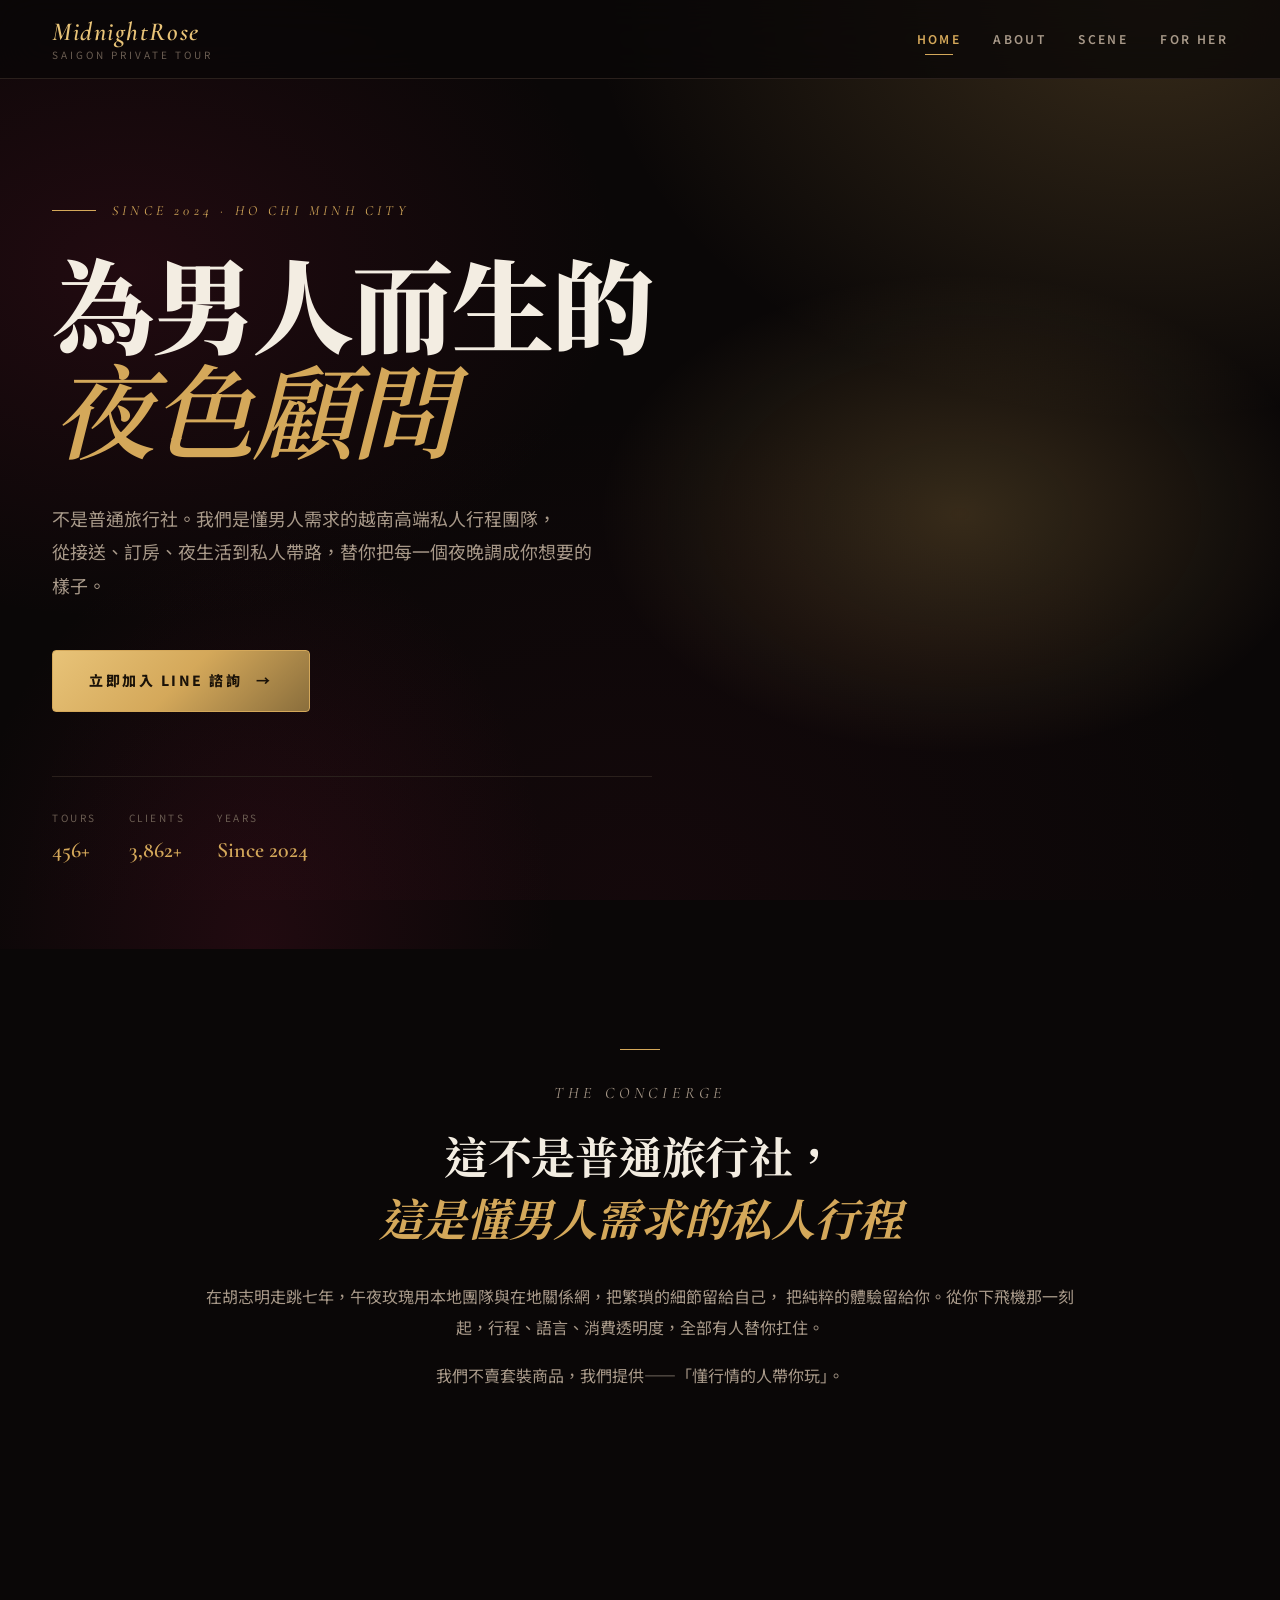
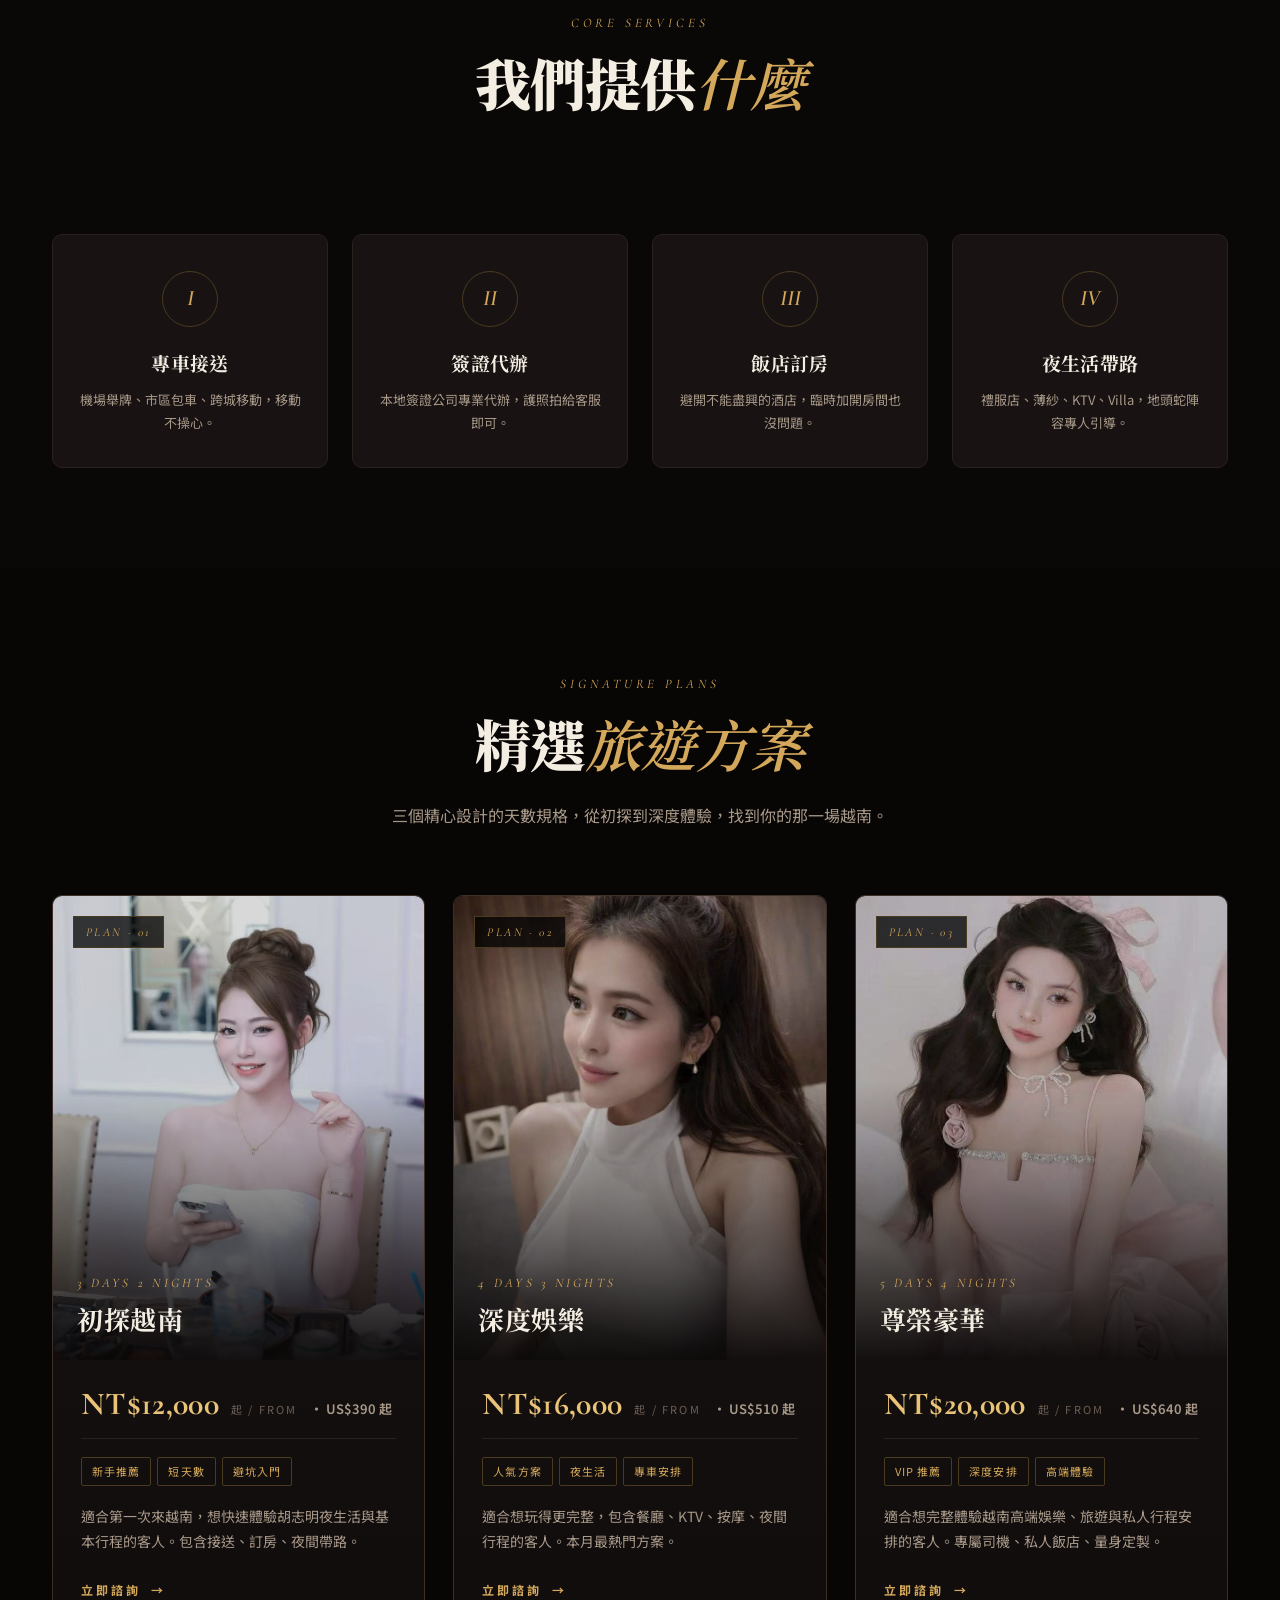
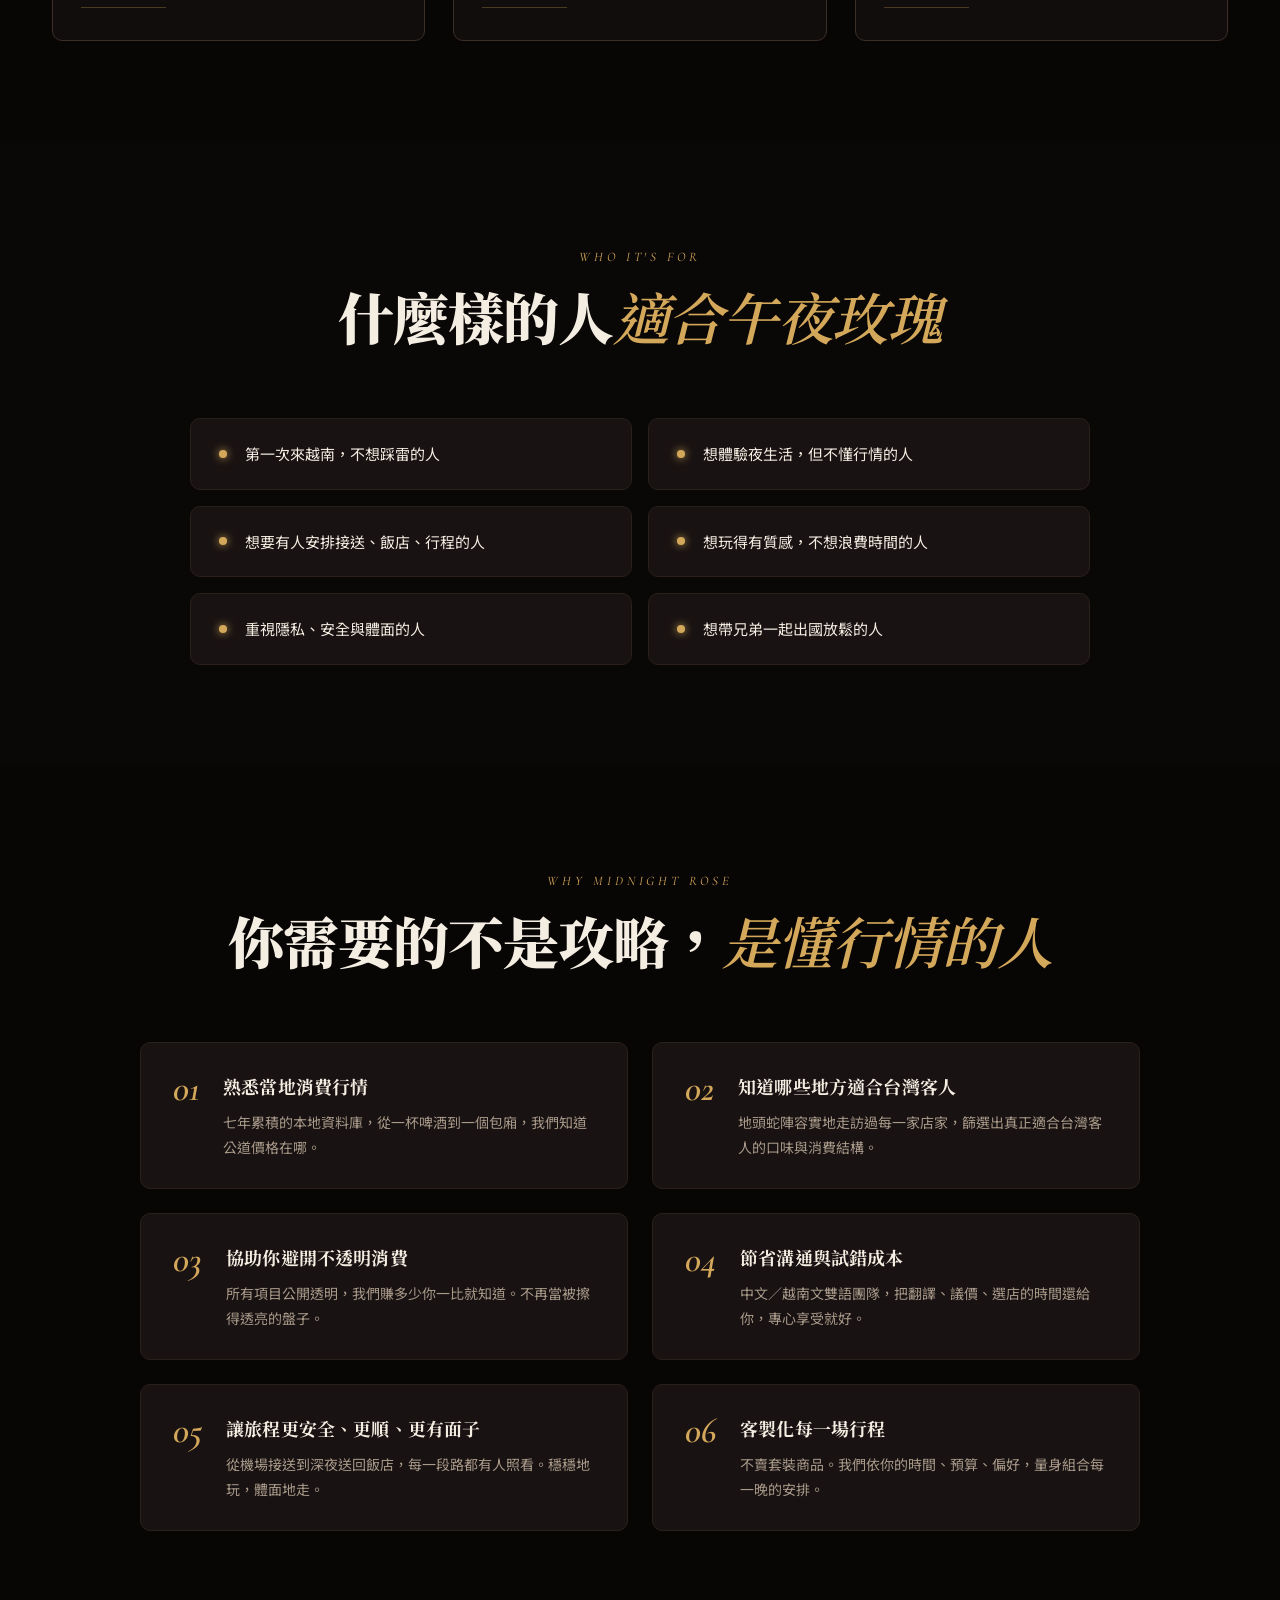
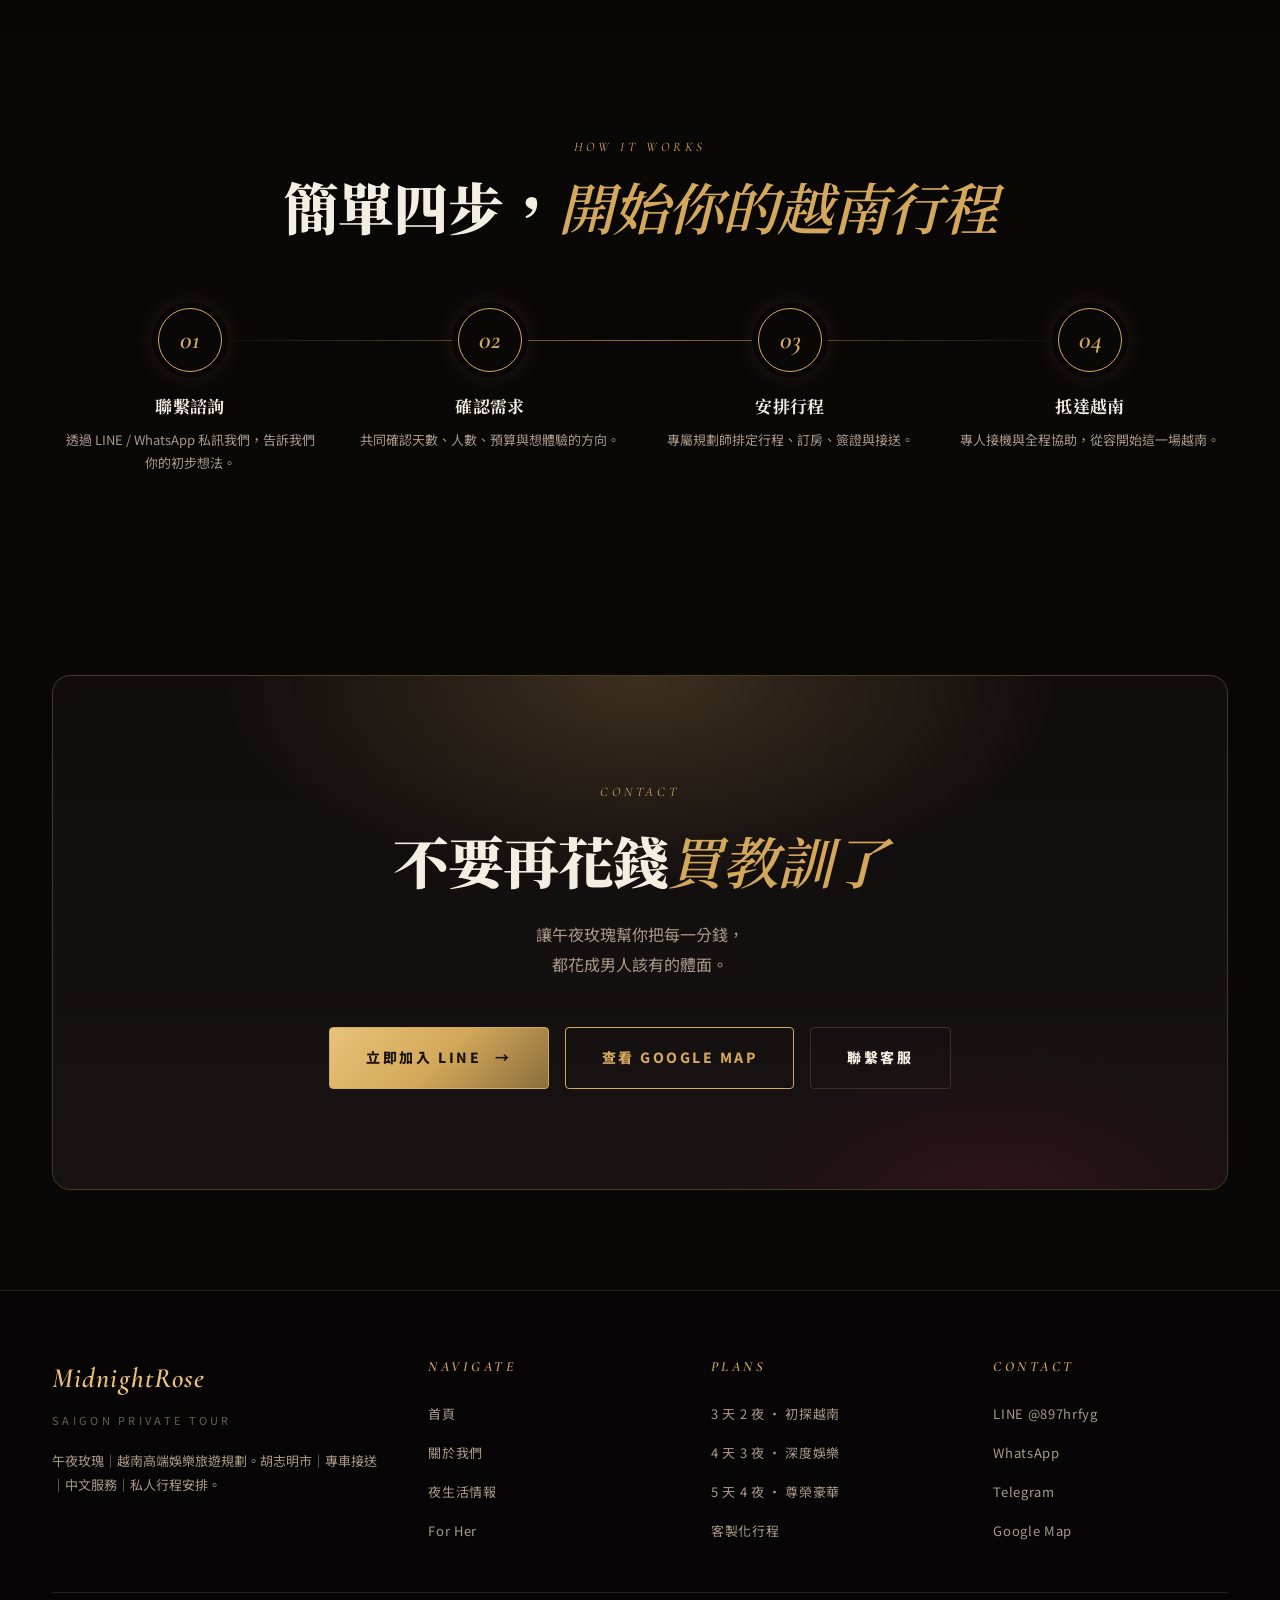
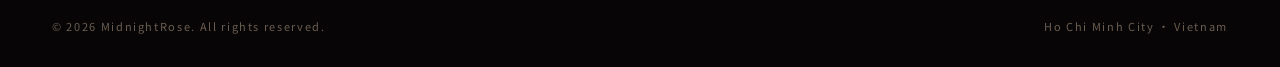
<file: index.html>
<!doctype html>
<html lang="zh-Hant">
  <head>
    <meta charset="UTF-8" />
    <meta name="viewport" content="width=device-width, initial-scale=1.0" />
    <meta http-equiv="Cache-Control" content="no-cache, must-revalidate" />
    <title>MidnightRose｜越南高端男士私人旅遊</title>
    <meta name="description" content="MidnightRose 午夜玫瑰 — 胡志明市專屬男士私人行程規劃。專車接送、夜生活帶路、避坑入門，懂行情的人帶你體面玩越南。" />

    <meta property="og:type" content="website" />
    <meta property="og:title" content="MidnightRose｜越南高端男士私人旅遊" />
    <meta property="og:description" content="懂男人需求的越南私人行程團。專車接送、避開消費陷阱、夜生活帶路。" />
    <meta property="og:url" content="https://dabby-wii.github.io/midnightrose-v2/" />

    <link rel="preconnect" href="https://fonts.googleapis.com" />
    <link rel="preconnect" href="https://fonts.gstatic.com" crossorigin />
    <link rel="stylesheet" href="./assets/css/style.css?v=4" />
  </head>
  <body class="page-home">
    <header class="topbar">
      <div class="topbar-inner">
        <a href="./index.html" class="brand">
          <span class="brand-name">MidnightRose</span>
          <span class="brand-sub">SAIGON PRIVATE TOUR</span>
        </a>
        <nav class="nav">
          <a class="active" href="./index.html">HOME</a>
          <a href="./about.html">ABOUT</a>
          <a href="./girls.html">SCENE</a>
          <a href="./ducks.html">FOR HER</a>
        </nav>
      </div>
    </header>

    <main>
      <!-- Section 1: Hero -->
      <section class="hero">
        <div class="hero-content">
          <p class="hero-eyebrow reveal">Since 2024 · Ho Chi Minh City</p>
          <h1 class="hero-title reveal reveal-delay-1">
            為男人而生的<br /><em>夜色顧問</em>
          </h1>
          <p class="hero-tag reveal reveal-delay-2">
            不是普通旅行社。我們是懂男人需求的越南高端私人行程團隊，<br />
            從接送、訂房、夜生活到私人帶路，替你把每一個夜晚調成你想要的樣子。
          </p>
          <div class="reveal reveal-delay-3">
            <a class="btn" href="https://line.me/R/ti/p/@897hrfyg" target="_blank" rel="noopener noreferrer">
              立即加入 LINE 諮詢 <span>→</span>
            </a>
          </div>
          <dl class="hero-meta reveal reveal-delay-3">
            <div class="hero-meta-item">
              <dt>Tours</dt>
              <dd>456+</dd>
            </div>
            <div class="hero-meta-item">
              <dt>Clients</dt>
              <dd>3,862+</dd>
            </div>
            <div class="hero-meta-item">
              <dt>Years</dt>
              <dd>Since 2024</dd>
            </div>
          </dl>
        </div>
      </section>

      <!-- Section 2: Brand intro -->
      <section class="section">
        <div class="container">
          <div class="brand-intro">
            <div class="intro-line reveal"></div>
            <p class="eyebrow reveal">THE CONCIERGE</p>
            <h2 class="reveal">
              這不是普通旅行社，<br /><em>這是懂男人需求的私人行程</em>
            </h2>
            <p class="reveal reveal-delay-1">
              在胡志明走跳七年，午夜玫瑰用本地團隊與在地關係網，把繁瑣的細節留給自己，
              把純粹的體驗留給你。從你下飛機那一刻起，行程、語言、消費透明度，全部有人替你扛住。
            </p>
            <p class="reveal reveal-delay-2">
              我們不賣套裝商品，我們提供——「懂行情的人帶你玩」。
            </p>
          </div>
        </div>
      </section>

      <!-- Section 3: Service brief -->
      <section class="section">
        <div class="container">
          <div class="section-head">
            <p class="eyebrow reveal">CORE SERVICES</p>
            <h2 class="section-title reveal">我們提供<em>什麼</em></h2>
            <p class="section-lead reveal reveal-delay-1">
              一條龍的本地落地服務，每一段路都有專業團隊接力。
            </p>
          </div>
          <div class="service-brief">
            <div class="service-tile reveal">
              <div class="service-icon">I</div>
              <h3>專車接送</h3>
              <p>機場舉牌、市區包車、跨城移動，移動不操心。</p>
            </div>
            <div class="service-tile reveal reveal-delay-1">
              <div class="service-icon">II</div>
              <h3>簽證代辦</h3>
              <p>本地簽證公司專業代辦，護照拍給客服即可。</p>
            </div>
            <div class="service-tile reveal reveal-delay-2">
              <div class="service-icon">III</div>
              <h3>飯店訂房</h3>
              <p>避開不能盡興的酒店，臨時加開房間也沒問題。</p>
            </div>
            <div class="service-tile reveal reveal-delay-3">
              <div class="service-icon">IV</div>
              <h3>夜生活帶路</h3>
              <p>禮服店、薄紗、KTV、Villa，地頭蛇陣容專人引導。</p>
            </div>
          </div>
        </div>
      </section>

      <!-- Section 4: Packages (the highlight) -->
      <section class="section section-alt">
        <div class="container">
          <div class="section-head">
            <p class="eyebrow reveal">SIGNATURE PLANS</p>
            <h2 class="section-title reveal">精選<em>旅遊方案</em></h2>
            <p class="section-lead reveal reveal-delay-1">
              三個精心設計的天數規格，從初探到深度體驗，找到你的那一場越南。
            </p>
          </div>
          <div class="packages">
            <article class="package-card reveal">
              <span class="package-rank">PLAN · 01</span>
              <div class="package-thumb">
                <img src="./assets/images/figma/cherry.jpg" alt="3 天 2 夜｜初探越南" />
                <div class="package-name">
                  <span class="package-num">3 DAYS 2 NIGHTS</span>
                  <h3 class="package-title">初探越南</h3>
                </div>
              </div>
              <div class="package-body">
                <div class="package-price">
                  <span class="package-price-main">NT$12,000</span>
                  <span class="package-price-unit">起 / FROM</span>
                  <span class="package-price-alt">· US$390 起</span>
                </div>
                <div class="package-tags">
                  <span class="package-tag">新手推薦</span>
                  <span class="package-tag">短天數</span>
                  <span class="package-tag">避坑入門</span>
                </div>
                <p class="package-desc">
                  適合第一次來越南，想快速體驗胡志明夜生活與基本行程的客人。包含接送、訂房、夜間帶路。
                </p>
                <a class="package-cta" href="https://line.me/R/ti/p/@897hrfyg" target="_blank" rel="noopener noreferrer">
                  立即諮詢 <span>→</span>
                </a>
              </div>
            </article>

            <article class="package-card reveal reveal-delay-1">
              <span class="package-rank">PLAN · 02</span>
              <div class="package-thumb">
                <img src="./assets/images/figma/dragon.jpg" alt="4 天 3 夜｜深度娛樂" />
                <div class="package-name">
                  <span class="package-num">4 DAYS 3 NIGHTS</span>
                  <h3 class="package-title">深度娛樂</h3>
                </div>
              </div>
              <div class="package-body">
                <div class="package-price">
                  <span class="package-price-main">NT$16,000</span>
                  <span class="package-price-unit">起 / FROM</span>
                  <span class="package-price-alt">· US$510 起</span>
                </div>
                <div class="package-tags">
                  <span class="package-tag">人氣方案</span>
                  <span class="package-tag">夜生活</span>
                  <span class="package-tag">專車安排</span>
                </div>
                <p class="package-desc">
                  適合想玩得更完整，包含餐廳、KTV、按摩、夜間行程的客人。本月最熱門方案。
                </p>
                <a class="package-cta" href="https://line.me/R/ti/p/@897hrfyg" target="_blank" rel="noopener noreferrer">
                  立即諮詢 <span>→</span>
                </a>
              </div>
            </article>

            <article class="package-card reveal reveal-delay-2">
              <span class="package-rank">PLAN · 03</span>
              <div class="package-thumb">
                <img src="./assets/images/figma/KTV.jpg" alt="5 天 4 夜｜尊榮豪華" />
                <div class="package-name">
                  <span class="package-num">5 DAYS 4 NIGHTS</span>
                  <h3 class="package-title">尊榮豪華</h3>
                </div>
              </div>
              <div class="package-body">
                <div class="package-price">
                  <span class="package-price-main">NT$20,000</span>
                  <span class="package-price-unit">起 / FROM</span>
                  <span class="package-price-alt">· US$640 起</span>
                </div>
                <div class="package-tags">
                  <span class="package-tag">VIP 推薦</span>
                  <span class="package-tag">深度安排</span>
                  <span class="package-tag">高端體驗</span>
                </div>
                <p class="package-desc">
                  適合想完整體驗越南高端娛樂、旅遊與私人行程安排的客人。專屬司機、私人飯店、量身定製。
                </p>
                <a class="package-cta" href="https://line.me/R/ti/p/@897hrfyg" target="_blank" rel="noopener noreferrer">
                  立即諮詢 <span>→</span>
                </a>
              </div>
            </article>
          </div>
        </div>
      </section>

      <!-- Section 5: Audience -->
      <section class="section">
        <div class="container">
          <div class="section-head">
            <p class="eyebrow reveal">WHO IT'S FOR</p>
            <h2 class="section-title reveal">什麼樣的人<em>適合午夜玫瑰</em></h2>
          </div>
          <ul class="audience-list">
            <li class="reveal">第一次來越南，不想踩雷的人</li>
            <li class="reveal reveal-delay-1">想體驗夜生活，但不懂行情的人</li>
            <li class="reveal">想要有人安排接送、飯店、行程的人</li>
            <li class="reveal reveal-delay-1">想玩得有質感，不想浪費時間的人</li>
            <li class="reveal">重視隱私、安全與體面的人</li>
            <li class="reveal reveal-delay-1">想帶兄弟一起出國放鬆的人</li>
          </ul>
        </div>
      </section>

      <!-- Section 6: Why us -->
      <section class="section section-alt">
        <div class="container">
          <div class="section-head">
            <p class="eyebrow reveal">WHY MIDNIGHT ROSE</p>
            <h2 class="section-title reveal">你需要的不是攻略，<em>是懂行情的人</em></h2>
          </div>
          <div class="why-list">
            <article class="why-item reveal">
              <span class="why-num">01</span>
              <div class="why-text">
                <h3>熟悉當地消費行情</h3>
                <p>七年累積的本地資料庫，從一杯啤酒到一個包廂，我們知道公道價格在哪。</p>
              </div>
            </article>
            <article class="why-item reveal reveal-delay-1">
              <span class="why-num">02</span>
              <div class="why-text">
                <h3>知道哪些地方適合台灣客人</h3>
                <p>地頭蛇陣容實地走訪過每一家店家，篩選出真正適合台灣客人的口味與消費結構。</p>
              </div>
            </article>
            <article class="why-item reveal">
              <span class="why-num">03</span>
              <div class="why-text">
                <h3>協助你避開不透明消費</h3>
                <p>所有項目公開透明，我們賺多少你一比就知道。不再當被擦得透亮的盤子。</p>
              </div>
            </article>
            <article class="why-item reveal reveal-delay-1">
              <span class="why-num">04</span>
              <div class="why-text">
                <h3>節省溝通與試錯成本</h3>
                <p>中文／越南文雙語團隊，把翻譯、議價、選店的時間還給你，專心享受就好。</p>
              </div>
            </article>
            <article class="why-item reveal">
              <span class="why-num">05</span>
              <div class="why-text">
                <h3>讓旅程更安全、更順、更有面子</h3>
                <p>從機場接送到深夜送回飯店，每一段路都有人照看。穩穩地玩，體面地走。</p>
              </div>
            </article>
            <article class="why-item reveal reveal-delay-1">
              <span class="why-num">06</span>
              <div class="why-text">
                <h3>客製化每一場行程</h3>
                <p>不賣套裝商品。我們依你的時間、預算、偏好，量身組合每一晚的安排。</p>
              </div>
            </article>
          </div>
        </div>
      </section>

      <!-- Section 7: Process -->
      <section class="section">
        <div class="container">
          <div class="section-head">
            <p class="eyebrow reveal">HOW IT WORKS</p>
            <h2 class="section-title reveal">簡單四步，<em>開始你的越南行程</em></h2>
          </div>
          <div class="process-flow">
            <div class="process-step reveal">
              <div class="process-num">01</div>
              <h3>聯繫諮詢</h3>
              <p>透過 LINE / WhatsApp 私訊我們，告訴我們你的初步想法。</p>
            </div>
            <div class="process-step reveal reveal-delay-1">
              <div class="process-num">02</div>
              <h3>確認需求</h3>
              <p>共同確認天數、人數、預算與想體驗的方向。</p>
            </div>
            <div class="process-step reveal reveal-delay-2">
              <div class="process-num">03</div>
              <h3>安排行程</h3>
              <p>專屬規劃師排定行程、訂房、簽證與接送。</p>
            </div>
            <div class="process-step reveal reveal-delay-3">
              <div class="process-num">04</div>
              <h3>抵達越南</h3>
              <p>專人接機與全程協助，從容開始這一場越南。</p>
            </div>
          </div>
        </div>
      </section>

      <!-- Section 8: Final CTA -->
      <section class="section">
        <div class="container">
          <div class="final-cta reveal">
            <div class="final-cta-inner">
              <p class="eyebrow">CONTACT</p>
              <h2>不要再花錢<em>買教訓了</em></h2>
              <p class="final-cta-lead">
                讓午夜玫瑰幫你把每一分錢，<br />都花成男人該有的體面。
              </p>
              <div class="final-cta-buttons">
                <a class="btn" href="https://line.me/R/ti/p/@897hrfyg" target="_blank" rel="noopener noreferrer">
                  立即加入 LINE <span>→</span>
                </a>
                <a class="btn btn-outline" href="https://maps.google.com" target="_blank" rel="noopener noreferrer">
                  查看 Google Map
                </a>
                <a class="btn btn-ghost" href="mailto:hi@midnightrose.tw">
                  聯繫客服
                </a>
              </div>
            </div>
          </div>
        </div>
      </section>
    </main>

    <!-- Section 9: Footer -->
    <footer class="footer">
      <div class="footer-inner">
        <div class="footer-cols">
          <div class="footer-brand-block">
            <p class="footer-brand">MidnightRose</p>
            <p class="footer-tag">SAIGON PRIVATE TOUR</p>
            <p>午夜玫瑰｜越南高端娛樂旅遊規劃。胡志明市｜專車接送｜中文服務｜私人行程安排。</p>
          </div>
          <div class="footer-col">
            <h5>Navigate</h5>
            <ul>
              <li><a href="./index.html">首頁</a></li>
              <li><a href="./about.html">關於我們</a></li>
              <li><a href="./girls.html">夜生活情報</a></li>
              <li><a href="./ducks.html">For Her</a></li>
            </ul>
          </div>
          <div class="footer-col">
            <h5>Plans</h5>
            <ul>
              <li><a href="#">3 天 2 夜 · 初探越南</a></li>
              <li><a href="#">4 天 3 夜 · 深度娛樂</a></li>
              <li><a href="#">5 天 4 夜 · 尊榮豪華</a></li>
              <li><a href="#">客製化行程</a></li>
            </ul>
          </div>
          <div class="footer-col">
            <h5>Contact</h5>
            <ul>
              <li><a href="https://line.me/R/ti/p/@897hrfyg" target="_blank" rel="noopener noreferrer">LINE @897hrfyg</a></li>
              <li><a href="#" target="_blank" rel="noopener noreferrer">WhatsApp</a></li>
              <li><a href="#" target="_blank" rel="noopener noreferrer">Telegram</a></li>
              <li><a href="https://maps.google.com" target="_blank" rel="noopener noreferrer">Google Map</a></li>
            </ul>
          </div>
        </div>
        <div class="footer-bottom">
          <span>© 2026 MidnightRose. All rights reserved.</span>
          <span>Ho Chi Minh City · Vietnam</span>
        </div>
      </div>
    </footer>

    <script src="./assets/js/main.js"></script>
  </body>
</html>
</file>
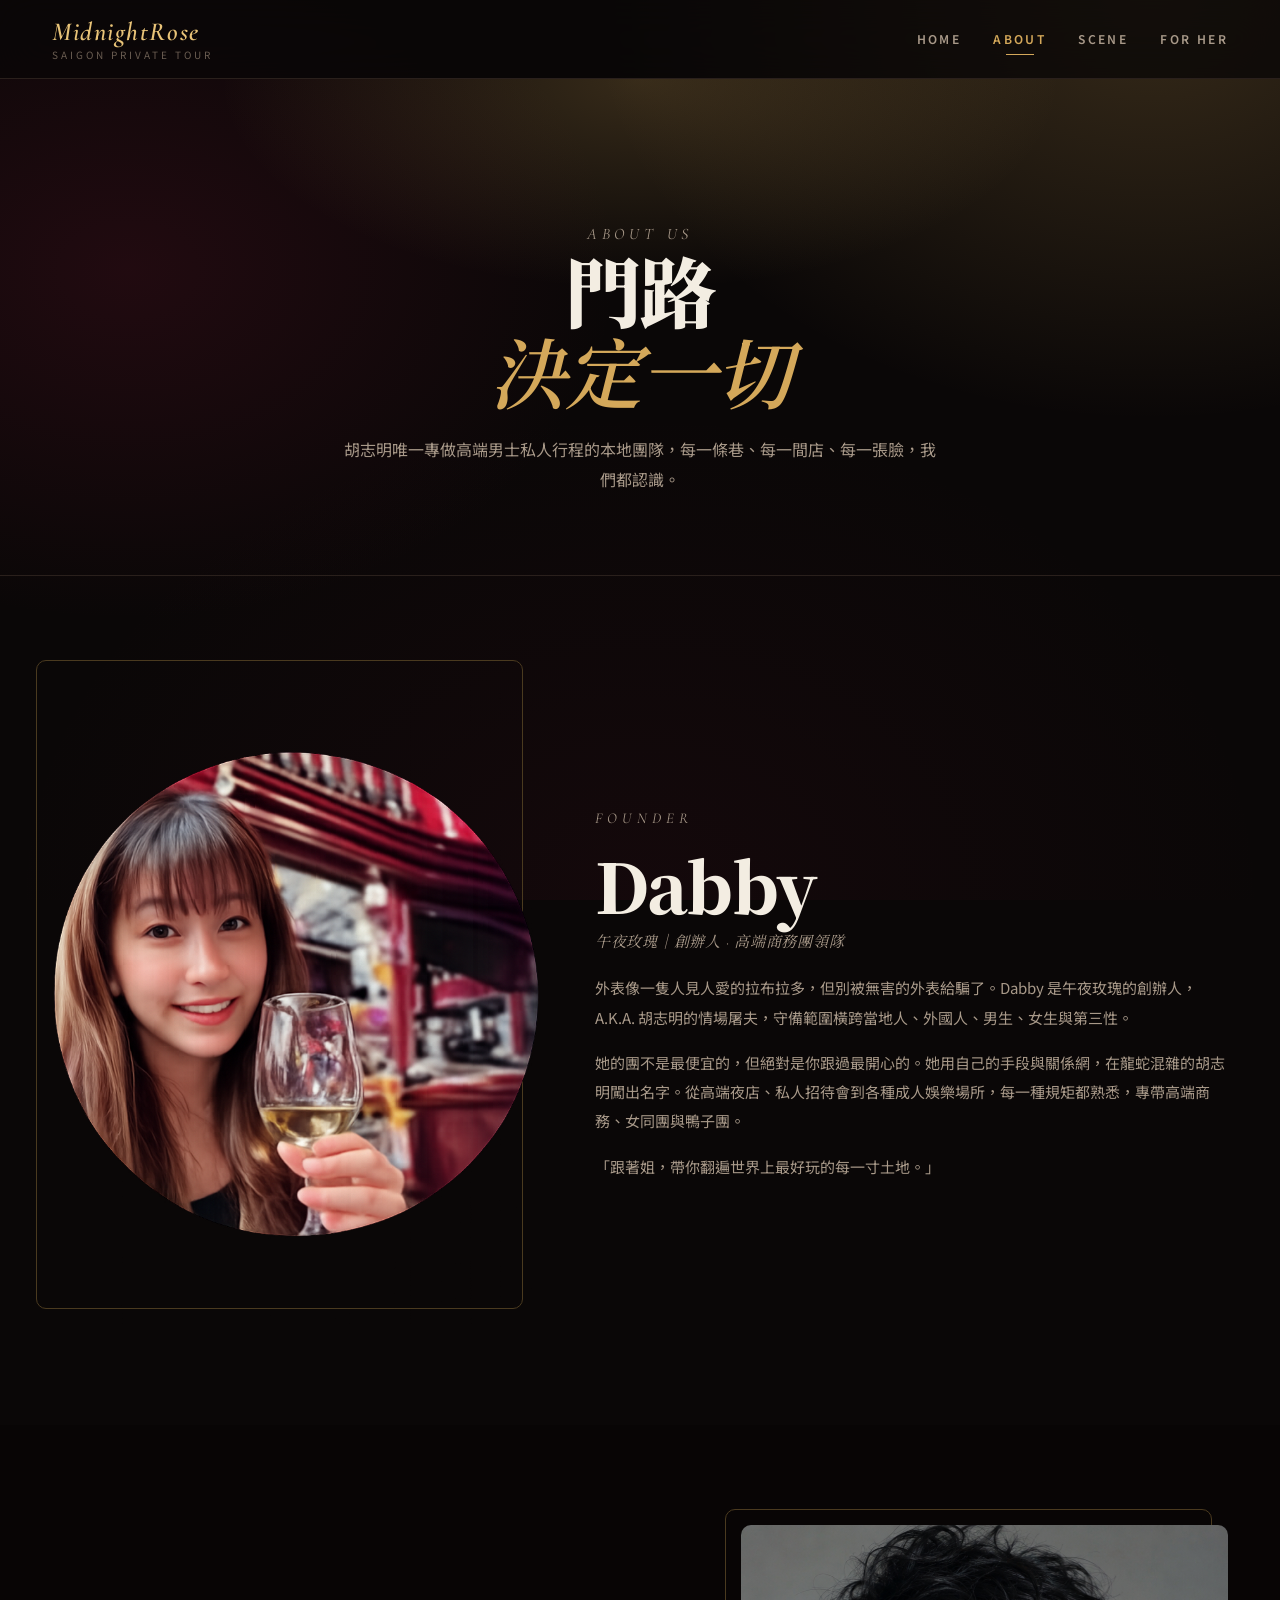
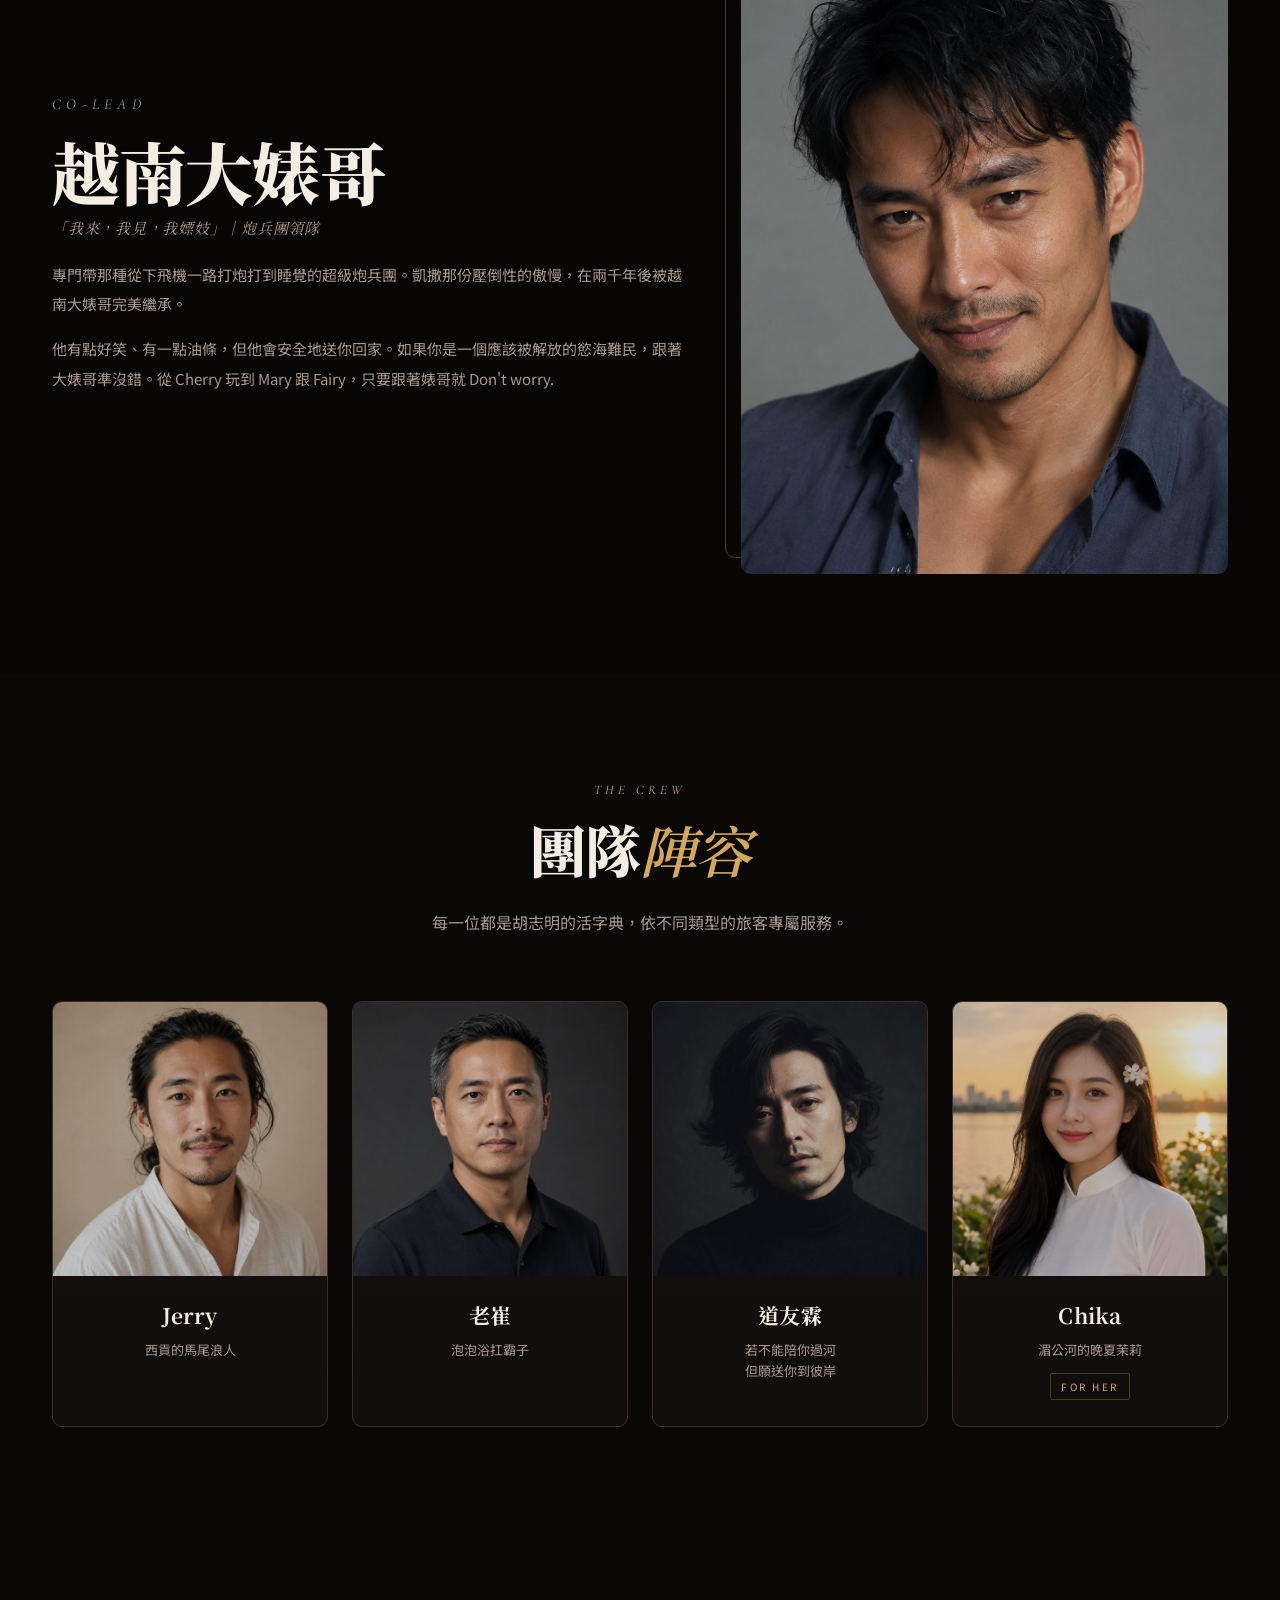
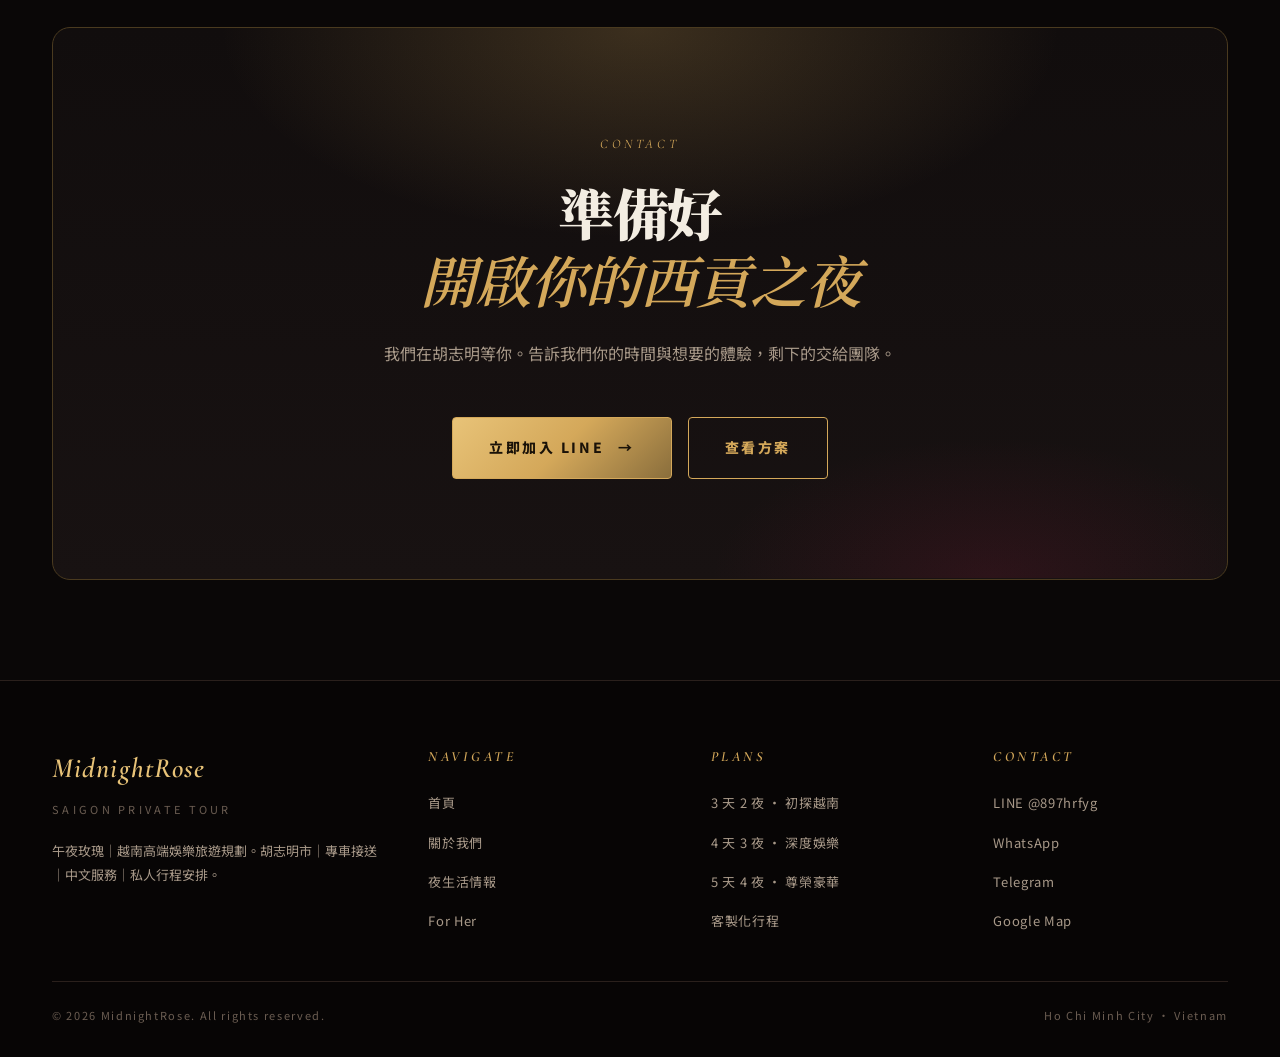
<file: about.html>
<!doctype html>
<html lang="zh-Hant">
  <head>
    <meta charset="UTF-8" />
    <meta name="viewport" content="width=device-width, initial-scale=1.0" />
    <meta http-equiv="Cache-Control" content="no-cache, must-revalidate" />
    <title>About｜MidnightRose 午夜玫瑰</title>
    <meta name="description" content="關於午夜玫瑰 — 由 Dabby 領軍的胡志明本地團隊，懂男人需求的越南私人行程顧問。" />

    <link rel="preconnect" href="https://fonts.googleapis.com" />
    <link rel="preconnect" href="https://fonts.gstatic.com" crossorigin />
    <link rel="stylesheet" href="./assets/css/style.css?v=4" />
  </head>
  <body class="page-about">
    <header class="topbar">
      <div class="topbar-inner">
        <a href="./index.html" class="brand">
          <span class="brand-name">MidnightRose</span>
          <span class="brand-sub">SAIGON PRIVATE TOUR</span>
        </a>
        <nav class="nav">
          <a href="./index.html">HOME</a>
          <a class="active" href="./about.html">ABOUT</a>
          <a href="./girls.html">SCENE</a>
          <a href="./ducks.html">FOR HER</a>
        </nav>
      </div>
    </header>

    <main>
      <section class="inner-hero">
        <div class="container">
          <p class="eyebrow reveal">ABOUT US</p>
          <h1 class="reveal reveal-delay-1">門路<br /><em>決定一切</em></h1>
          <p class="reveal reveal-delay-2">胡志明唯一專做高端男士私人行程的本地團隊，每一條巷、每一間店、每一張臉，我們都認識。</p>
        </div>
      </section>

      <section class="section">
        <div class="container">
          <div class="founder-feature">
            <div class="founder-photo-wrap reveal">
              <img src="./assets/images/figma/a140dc0ad4164c3a81050a14375c81e89e58de03.jpg" alt="Dabby" />
            </div>
            <div class="founder-text reveal reveal-delay-1">
              <p class="founder-eyebrow">FOUNDER</p>
              <h2>Dabby</h2>
              <p class="founder-role">午夜玫瑰｜創辦人 · 高端商務團領隊</p>
              <p>外表像一隻人見人愛的拉布拉多，但別被無害的外表給騙了。Dabby 是午夜玫瑰的創辦人，A.K.A. 胡志明的情場屠夫，守備範圍橫跨當地人、外國人、男生、女生與第三性。</p>
              <p>她的團不是最便宜的，但絕對是你跟過最開心的。她用自己的手段與關係網，在龍蛇混雜的胡志明闖出名字。從高端夜店、私人招待會到各種成人娛樂場所，每一種規矩都熟悉，專帶高端商務、女同團與鴨子團。</p>
              <p>「跟著姐，帶你翻遍世界上最好玩的每一寸土地。」</p>
            </div>
          </div>
        </div>
      </section>

      <section class="section section-alt">
        <div class="container">
          <div class="founder-feature reverse">
            <div class="founder-photo-wrap reveal">
              <img src="./assets/images/people/vietnam-brother.png" alt="越南大婊哥" />
            </div>
            <div class="founder-text reveal reveal-delay-1">
              <p class="founder-eyebrow">CO-LEAD</p>
              <h2>越南大婊哥</h2>
              <p class="founder-role">「我來，我見，我嫖妓」｜炮兵團領隊</p>
              <p>專門帶那種從下飛機一路打炮打到睡覺的超級炮兵團。凱撒那份壓倒性的傲慢，在兩千年後被越南大婊哥完美繼承。</p>
              <p>他有點好笑、有一點油條，但他會安全地送你回家。如果你是一個應該被解放的慾海難民，跟著大婊哥準沒錯。從 Cherry 玩到 Mary 跟 Fairy，只要跟著婊哥就 Don't worry.</p>
            </div>
          </div>
        </div>
      </section>

      <section class="section">
        <div class="container">
          <div class="section-head">
            <p class="eyebrow reveal">THE CREW</p>
            <h2 class="section-title reveal">團隊<em>陣容</em></h2>
            <p class="section-lead reveal reveal-delay-1">每一位都是胡志明的活字典，依不同類型的旅客專屬服務。</p>
          </div>
          <div class="team-grid">
            <article class="team-card reveal">
              <div class="team-thumb"><img src="./assets/images/people/jerry.png" alt="Jerry" /></div>
              <div class="team-body">
                <p class="team-name">Jerry</p>
                <p class="team-role">西貢的馬尾浪人</p>
              </div>
            </article>
            <article class="team-card reveal reveal-delay-1">
              <div class="team-thumb"><img src="./assets/images/people/oldtsui.png" alt="老崔" /></div>
              <div class="team-body">
                <p class="team-name">老崔</p>
                <p class="team-role">泡泡浴扛霸子</p>
              </div>
            </article>
            <article class="team-card reveal reveal-delay-2">
              <div class="team-thumb"><img src="./assets/images/people/daoyoulin.png" alt="道友霖" /></div>
              <div class="team-body">
                <p class="team-name">道友霖</p>
                <p class="team-role">若不能陪你過河<br />但願送你到彼岸</p>
              </div>
            </article>
            <article class="team-card reveal reveal-delay-3">
              <div class="team-thumb"><img src="./assets/images/people/chika.png" alt="Chika" /></div>
              <div class="team-body">
                <p class="team-name">Chika</p>
                <p class="team-role">湄公河的晚夏茉莉</p>
                <span class="team-tag">For Her</span>
              </div>
            </article>
          </div>
        </div>
      </section>

      <section class="section">
        <div class="container">
          <div class="final-cta reveal">
            <div class="final-cta-inner">
              <p class="eyebrow">CONTACT</p>
              <h2>準備好<br /><em>開啟你的西貢之夜</em></h2>
              <p class="final-cta-lead">我們在胡志明等你。告訴我們你的時間與想要的體驗，剩下的交給團隊。</p>
              <div class="final-cta-buttons">
                <a class="btn" href="https://line.me/R/ti/p/@897hrfyg" target="_blank" rel="noopener noreferrer">
                  立即加入 LINE <span>→</span>
                </a>
                <a class="btn btn-outline" href="./index.html">查看方案</a>
              </div>
            </div>
          </div>
        </div>
      </section>
    </main>

    <footer class="footer">
      <div class="footer-inner">
        <div class="footer-cols">
          <div class="footer-brand-block">
            <p class="footer-brand">MidnightRose</p>
            <p class="footer-tag">SAIGON PRIVATE TOUR</p>
            <p>午夜玫瑰｜越南高端娛樂旅遊規劃。胡志明市｜專車接送｜中文服務｜私人行程安排。</p>
          </div>
          <div class="footer-col">
            <h5>Navigate</h5>
            <ul>
              <li><a href="./index.html">首頁</a></li>
              <li><a href="./about.html">關於我們</a></li>
              <li><a href="./girls.html">夜生活情報</a></li>
              <li><a href="./ducks.html">For Her</a></li>
            </ul>
          </div>
          <div class="footer-col">
            <h5>Plans</h5>
            <ul>
              <li><a href="./index.html#plans">3 天 2 夜 · 初探越南</a></li>
              <li><a href="./index.html#plans">4 天 3 夜 · 深度娛樂</a></li>
              <li><a href="./index.html#plans">5 天 4 夜 · 尊榮豪華</a></li>
              <li><a href="./index.html#plans">客製化行程</a></li>
            </ul>
          </div>
          <div class="footer-col">
            <h5>Contact</h5>
            <ul>
              <li><a href="https://line.me/R/ti/p/@897hrfyg" target="_blank" rel="noopener noreferrer">LINE @897hrfyg</a></li>
              <li><a href="#" target="_blank" rel="noopener noreferrer">WhatsApp</a></li>
              <li><a href="#" target="_blank" rel="noopener noreferrer">Telegram</a></li>
              <li><a href="https://maps.google.com" target="_blank" rel="noopener noreferrer">Google Map</a></li>
            </ul>
          </div>
        </div>
        <div class="footer-bottom">
          <span>© 2026 MidnightRose. All rights reserved.</span>
          <span>Ho Chi Minh City · Vietnam</span>
        </div>
      </div>
    </footer>

    <script src="./assets/js/main.js"></script>
  </body>
</html>
</file>
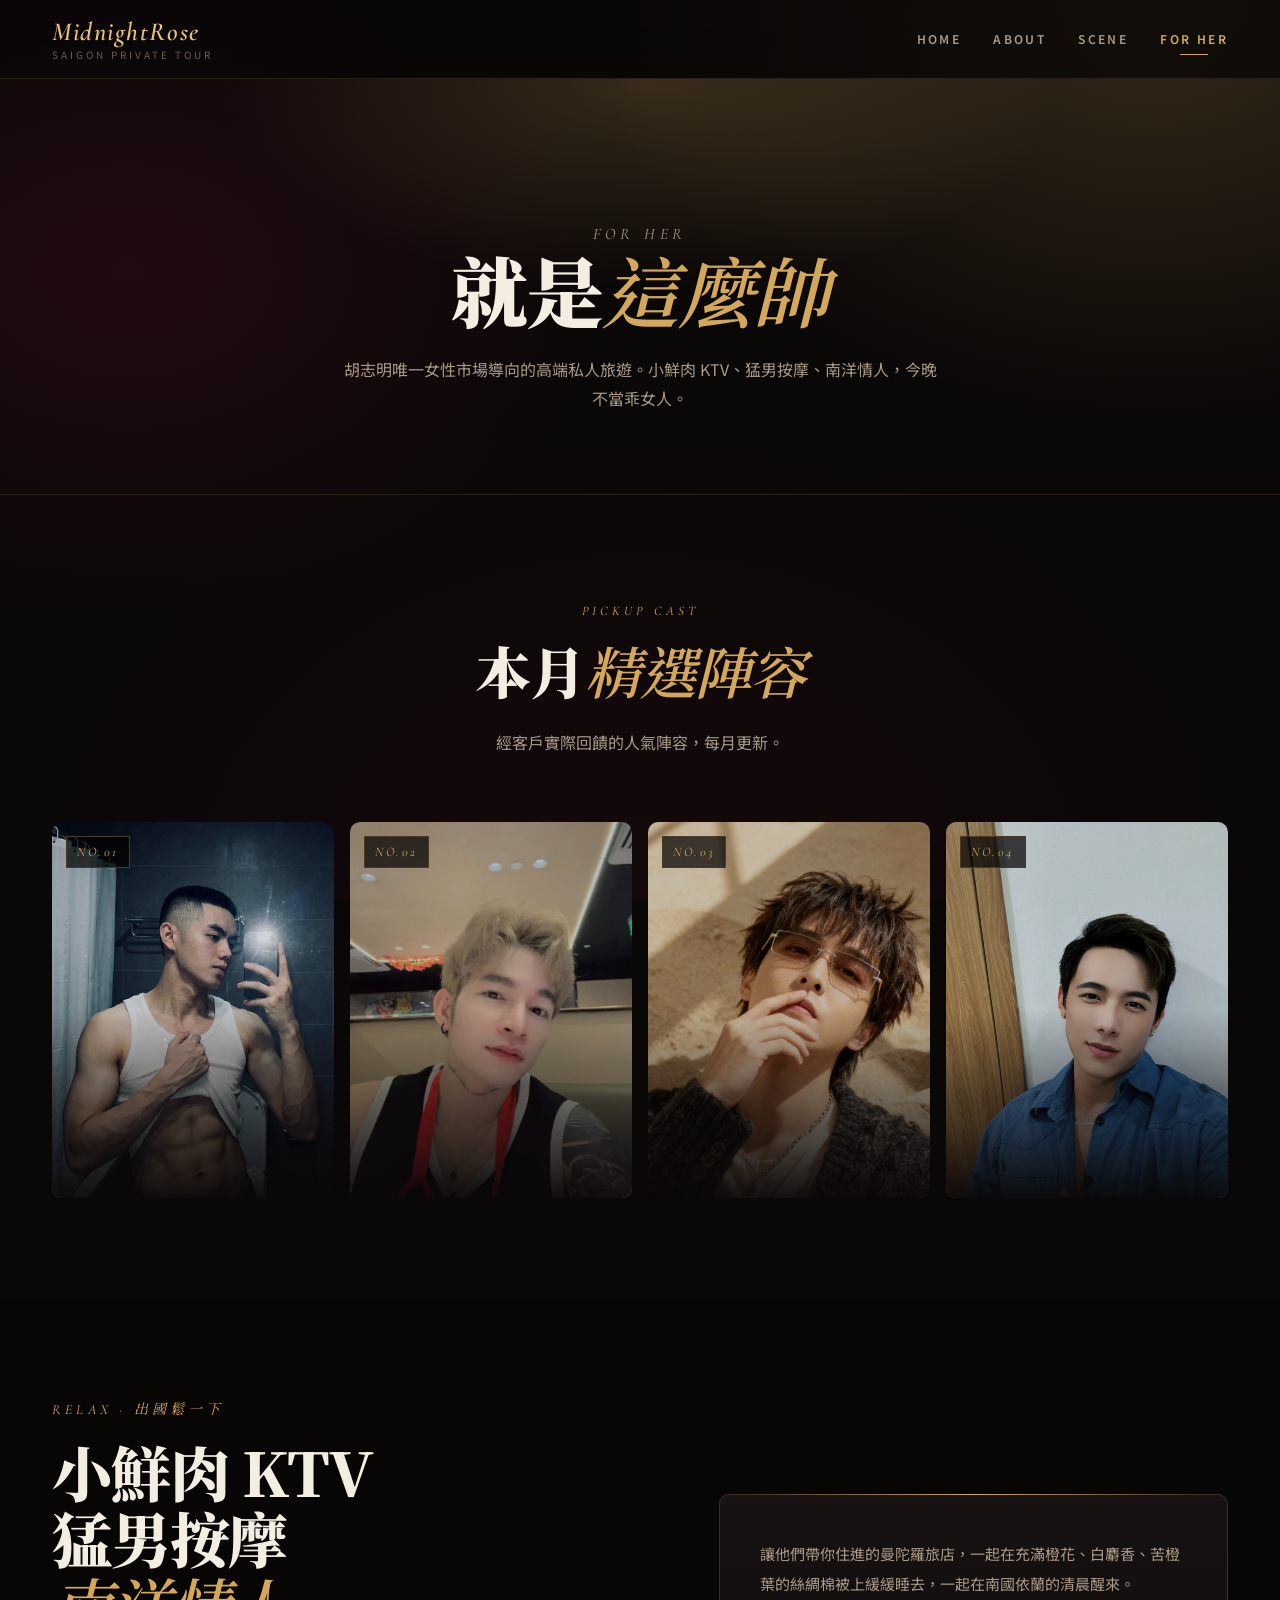
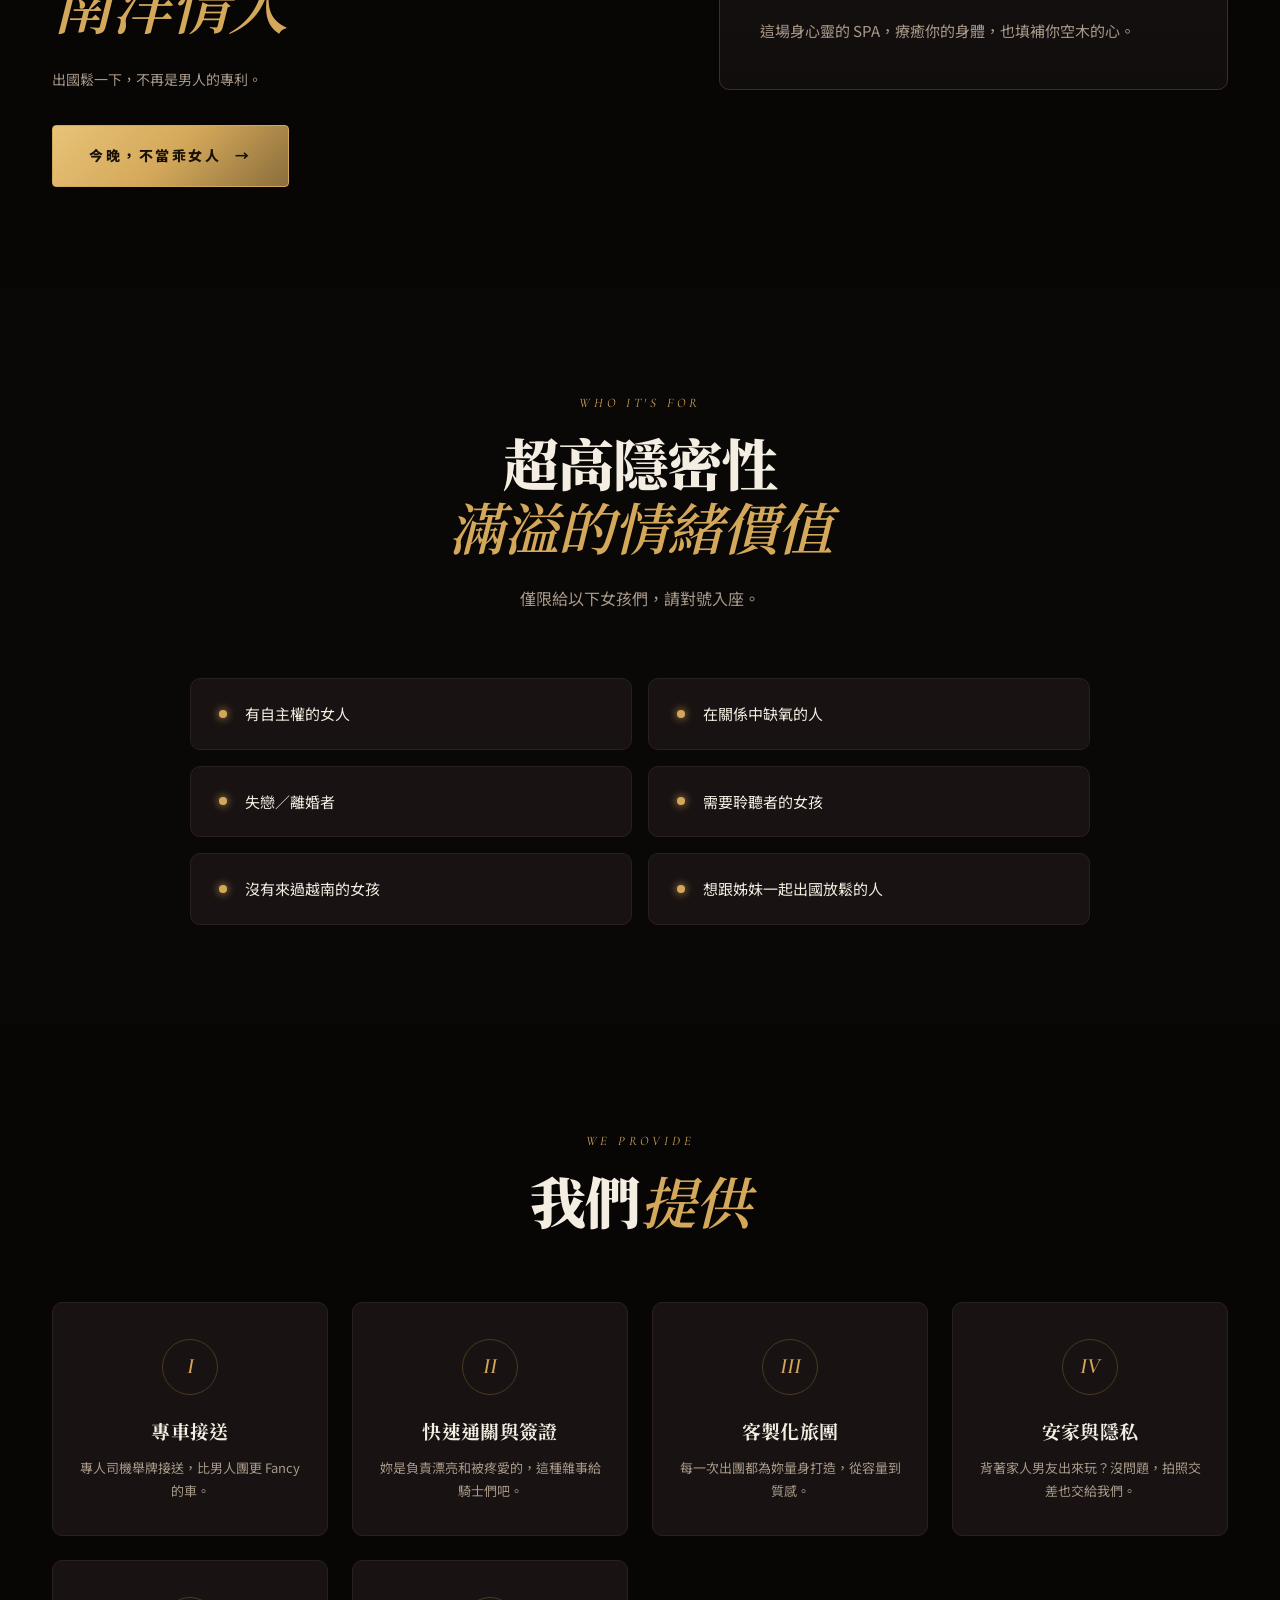
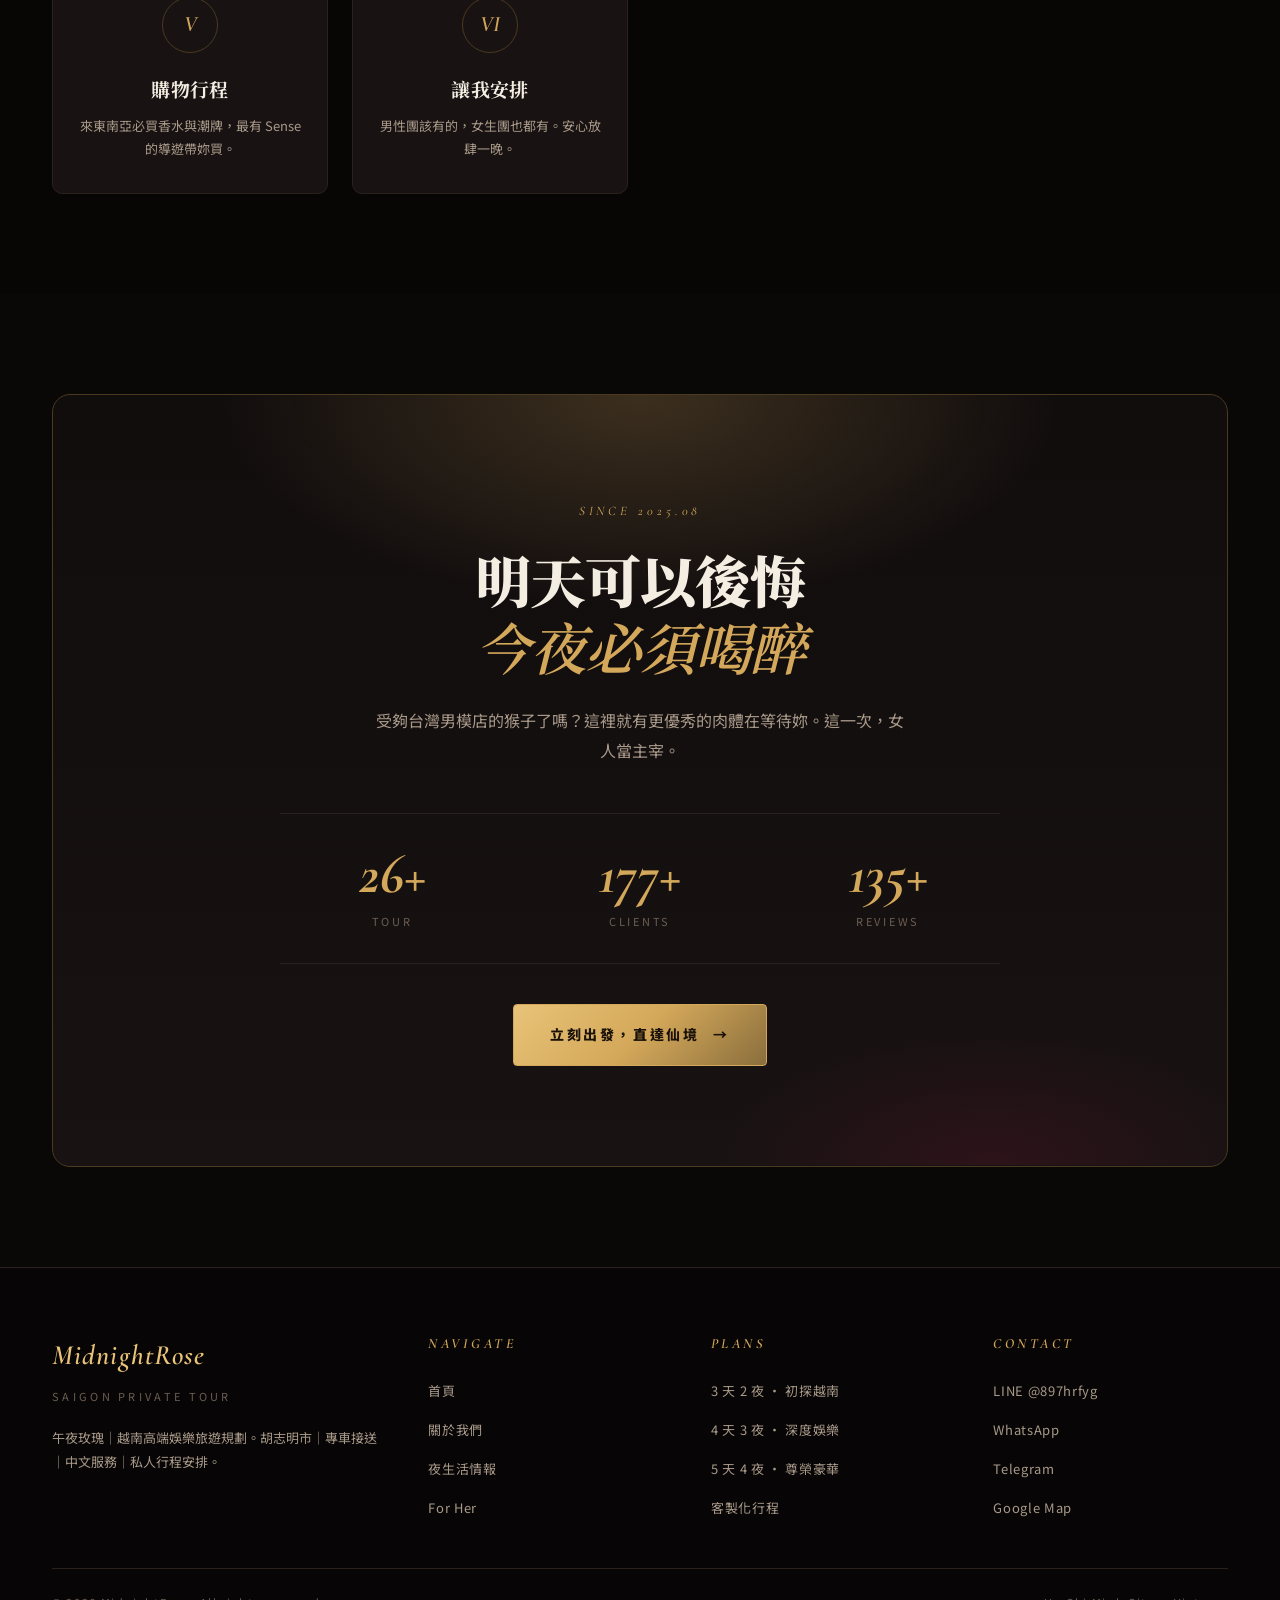
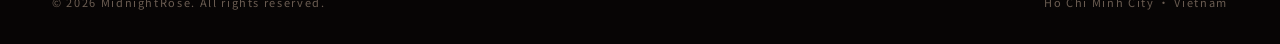
<file: ducks.html>
<!doctype html>
<html lang="zh-Hant">
  <head>
    <meta charset="UTF-8" />
    <meta name="viewport" content="width=device-width, initial-scale=1.0" />
    <meta http-equiv="Cache-Control" content="no-cache, must-revalidate" />
    <title>For Her｜MidnightRose 午夜玫瑰</title>
    <meta name="description" content="胡志明唯一女性市場導向的高端私人旅遊。小鮮肉 KTV、猛男按摩、南洋情人。" />

    <link rel="preconnect" href="https://fonts.googleapis.com" />
    <link rel="preconnect" href="https://fonts.gstatic.com" crossorigin />
    <link rel="stylesheet" href="./assets/css/style.css?v=4" />
  </head>
  <body class="page-ducks">
    <header class="topbar">
      <div class="topbar-inner">
        <a href="./index.html" class="brand">
          <span class="brand-name">MidnightRose</span>
          <span class="brand-sub">SAIGON PRIVATE TOUR</span>
        </a>
        <nav class="nav">
          <a href="./index.html">HOME</a>
          <a href="./about.html">ABOUT</a>
          <a href="./girls.html">SCENE</a>
          <a class="active" href="./ducks.html">FOR HER</a>
        </nav>
      </div>
    </header>

    <main>
      <section class="inner-hero">
        <div class="container">
          <p class="eyebrow reveal">FOR HER</p>
          <h1 class="reveal reveal-delay-1">就是<em>這麼帥</em></h1>
          <p class="reveal reveal-delay-2">胡志明唯一女性市場導向的高端私人旅遊。小鮮肉 KTV、猛男按摩、南洋情人，今晚不當乖女人。</p>
        </div>
      </section>

      <section class="section">
        <div class="container">
          <div class="section-head">
            <p class="eyebrow reveal">PICKUP CAST</p>
            <h2 class="section-title reveal">本月<em>精選陣容</em></h2>
            <p class="section-lead reveal reveal-delay-1">經客戶實際回饋的人氣陣容，每月更新。</p>
          </div>
          <div class="cast-roster">
            <div class="cast-card reveal">
              <span class="cast-rank">NO.01</span>
              <img src="./assets/images/ducks/cast-1.JPG" alt="主角 1" loading="lazy" />
            </div>
            <div class="cast-card reveal reveal-delay-1">
              <span class="cast-rank">NO.02</span>
              <img src="./assets/images/ducks/cast-2.JPG" alt="主角 2" loading="lazy" />
            </div>
            <div class="cast-card reveal reveal-delay-2">
              <span class="cast-rank">NO.03</span>
              <img src="./assets/images/ducks/cast-3.JPG" alt="主角 3" loading="lazy" />
            </div>
            <div class="cast-card reveal reveal-delay-3">
              <span class="cast-rank">NO.04</span>
              <img src="./assets/images/ducks/cast-4.JPG" alt="主角 4" loading="lazy" />
            </div>
          </div>
        </div>
      </section>

      <section class="section section-alt">
        <div class="container">
          <div class="split-block">
            <div class="split-left reveal">
              <p class="split-eyebrow">RELAX · 出國鬆一下</p>
              <h2>小鮮肉 KTV<br />猛男按摩<br /><em>南洋情人</em></h2>
              <p class="split-tag">出國鬆一下，不再是男人的專利。</p>
              <a class="btn" href="https://line.me/R/ti/p/@897hrfyg" target="_blank" rel="noopener noreferrer">
                今晚，不當乖女人 <span>→</span>
              </a>
            </div>
            <div class="split-right reveal reveal-delay-1">
              <p>讓他們帶你住進的曼陀羅旅店，一起在充滿橙花、白麝香、苦橙葉的絲綢棉被上緩緩睡去，一起在南國依蘭的清晨醒來。</p>
              <p>這場身心靈的 SPA，療癒你的身體，也填補你空木的心。</p>
            </div>
          </div>
        </div>
      </section>

      <section class="section">
        <div class="container">
          <div class="section-head">
            <p class="eyebrow reveal">WHO IT'S FOR</p>
            <h2 class="section-title reveal">超高隱密性<br /><em>滿溢的情緒價值</em></h2>
            <p class="section-lead reveal reveal-delay-1">僅限給以下女孩們，請對號入座。</p>
          </div>
          <ul class="audience-list">
            <li class="reveal">有自主權的女人</li>
            <li class="reveal reveal-delay-1">在關係中缺氧的人</li>
            <li class="reveal">失戀／離婚者</li>
            <li class="reveal reveal-delay-1">需要聆聽者的女孩</li>
            <li class="reveal">沒有來過越南的女孩</li>
            <li class="reveal reveal-delay-1">想跟姊妹一起出國放鬆的人</li>
          </ul>
        </div>
      </section>

      <section class="section section-alt">
        <div class="container">
          <div class="section-head">
            <p class="eyebrow reveal">WE PROVIDE</p>
            <h2 class="section-title reveal">我們<em>提供</em></h2>
          </div>
          <div class="service-brief">
            <div class="service-tile reveal">
              <div class="service-icon">I</div>
              <h3>專車接送</h3>
              <p>專人司機舉牌接送，比男人團更 Fancy 的車。</p>
            </div>
            <div class="service-tile reveal reveal-delay-1">
              <div class="service-icon">II</div>
              <h3>快速通關與簽證</h3>
              <p>妳是負責漂亮和被疼愛的，這種雜事給騎士們吧。</p>
            </div>
            <div class="service-tile reveal reveal-delay-2">
              <div class="service-icon">III</div>
              <h3>客製化旅團</h3>
              <p>每一次出團都為妳量身打造，從容量到質感。</p>
            </div>
            <div class="service-tile reveal reveal-delay-3">
              <div class="service-icon">IV</div>
              <h3>安家與隱私</h3>
              <p>背著家人男友出來玩？沒問題，拍照交差也交給我們。</p>
            </div>
            <div class="service-tile reveal">
              <div class="service-icon">V</div>
              <h3>購物行程</h3>
              <p>來東南亞必買香水與潮牌，最有 Sense 的導遊帶妳買。</p>
            </div>
            <div class="service-tile reveal reveal-delay-1">
              <div class="service-icon">VI</div>
              <h3>讓我安排</h3>
              <p>男性團該有的，女生團也都有。安心放肆一晚。</p>
            </div>
          </div>
        </div>
      </section>

      <section class="section">
        <div class="container">
          <div class="final-cta reveal">
            <div class="final-cta-inner">
              <p class="eyebrow">SINCE 2025.08</p>
              <h2>明天可以後悔<br /><em>今夜必須喝醉</em></h2>
              <p class="final-cta-lead">受夠台灣男模店的猴子了嗎？這裡就有更優秀的肉體在等待妳。這一次，女人當主宰。</p>
              <div class="stats-grid">
                <div class="stat">
                  <span class="stat-num">35+</span>
                  <span class="stat-label">Tour</span>
                </div>
                <div class="stat">
                  <span class="stat-num">234+</span>
                  <span class="stat-label">Clients</span>
                </div>
                <div class="stat">
                  <span class="stat-num">179+</span>
                  <span class="stat-label">Reviews</span>
                </div>
              </div>
              <div class="final-cta-buttons">
                <a class="btn" href="https://line.me/R/ti/p/@897hrfyg" target="_blank" rel="noopener noreferrer">
                  立刻出發，直達仙境 <span>→</span>
                </a>
              </div>
            </div>
          </div>
        </div>
      </section>
    </main>

    <footer class="footer">
      <div class="footer-inner">
        <div class="footer-cols">
          <div class="footer-brand-block">
            <p class="footer-brand">MidnightRose</p>
            <p class="footer-tag">SAIGON PRIVATE TOUR</p>
            <p>午夜玫瑰｜越南高端娛樂旅遊規劃。胡志明市｜專車接送｜中文服務｜私人行程安排。</p>
          </div>
          <div class="footer-col">
            <h5>Navigate</h5>
            <ul>
              <li><a href="./index.html">首頁</a></li>
              <li><a href="./about.html">關於我們</a></li>
              <li><a href="./girls.html">夜生活情報</a></li>
              <li><a href="./ducks.html">For Her</a></li>
            </ul>
          </div>
          <div class="footer-col">
            <h5>Plans</h5>
            <ul>
              <li><a href="./index.html#plans">3 天 2 夜 · 初探越南</a></li>
              <li><a href="./index.html#plans">4 天 3 夜 · 深度娛樂</a></li>
              <li><a href="./index.html#plans">5 天 4 夜 · 尊榮豪華</a></li>
              <li><a href="./index.html#plans">客製化行程</a></li>
            </ul>
          </div>
          <div class="footer-col">
            <h5>Contact</h5>
            <ul>
              <li><a href="https://line.me/R/ti/p/@897hrfyg" target="_blank" rel="noopener noreferrer">LINE @897hrfyg</a></li>
              <li><a href="#" target="_blank" rel="noopener noreferrer">WhatsApp</a></li>
              <li><a href="#" target="_blank" rel="noopener noreferrer">Telegram</a></li>
              <li><a href="https://maps.google.com" target="_blank" rel="noopener noreferrer">Google Map</a></li>
            </ul>
          </div>
        </div>
        <div class="footer-bottom">
          <span>© 2026 MidnightRose. All rights reserved.</span>
          <span>Ho Chi Minh City · Vietnam</span>
        </div>
      </div>
    </footer>

    <script src="./assets/js/main.js"></script>
  </body>
</html>
</file>
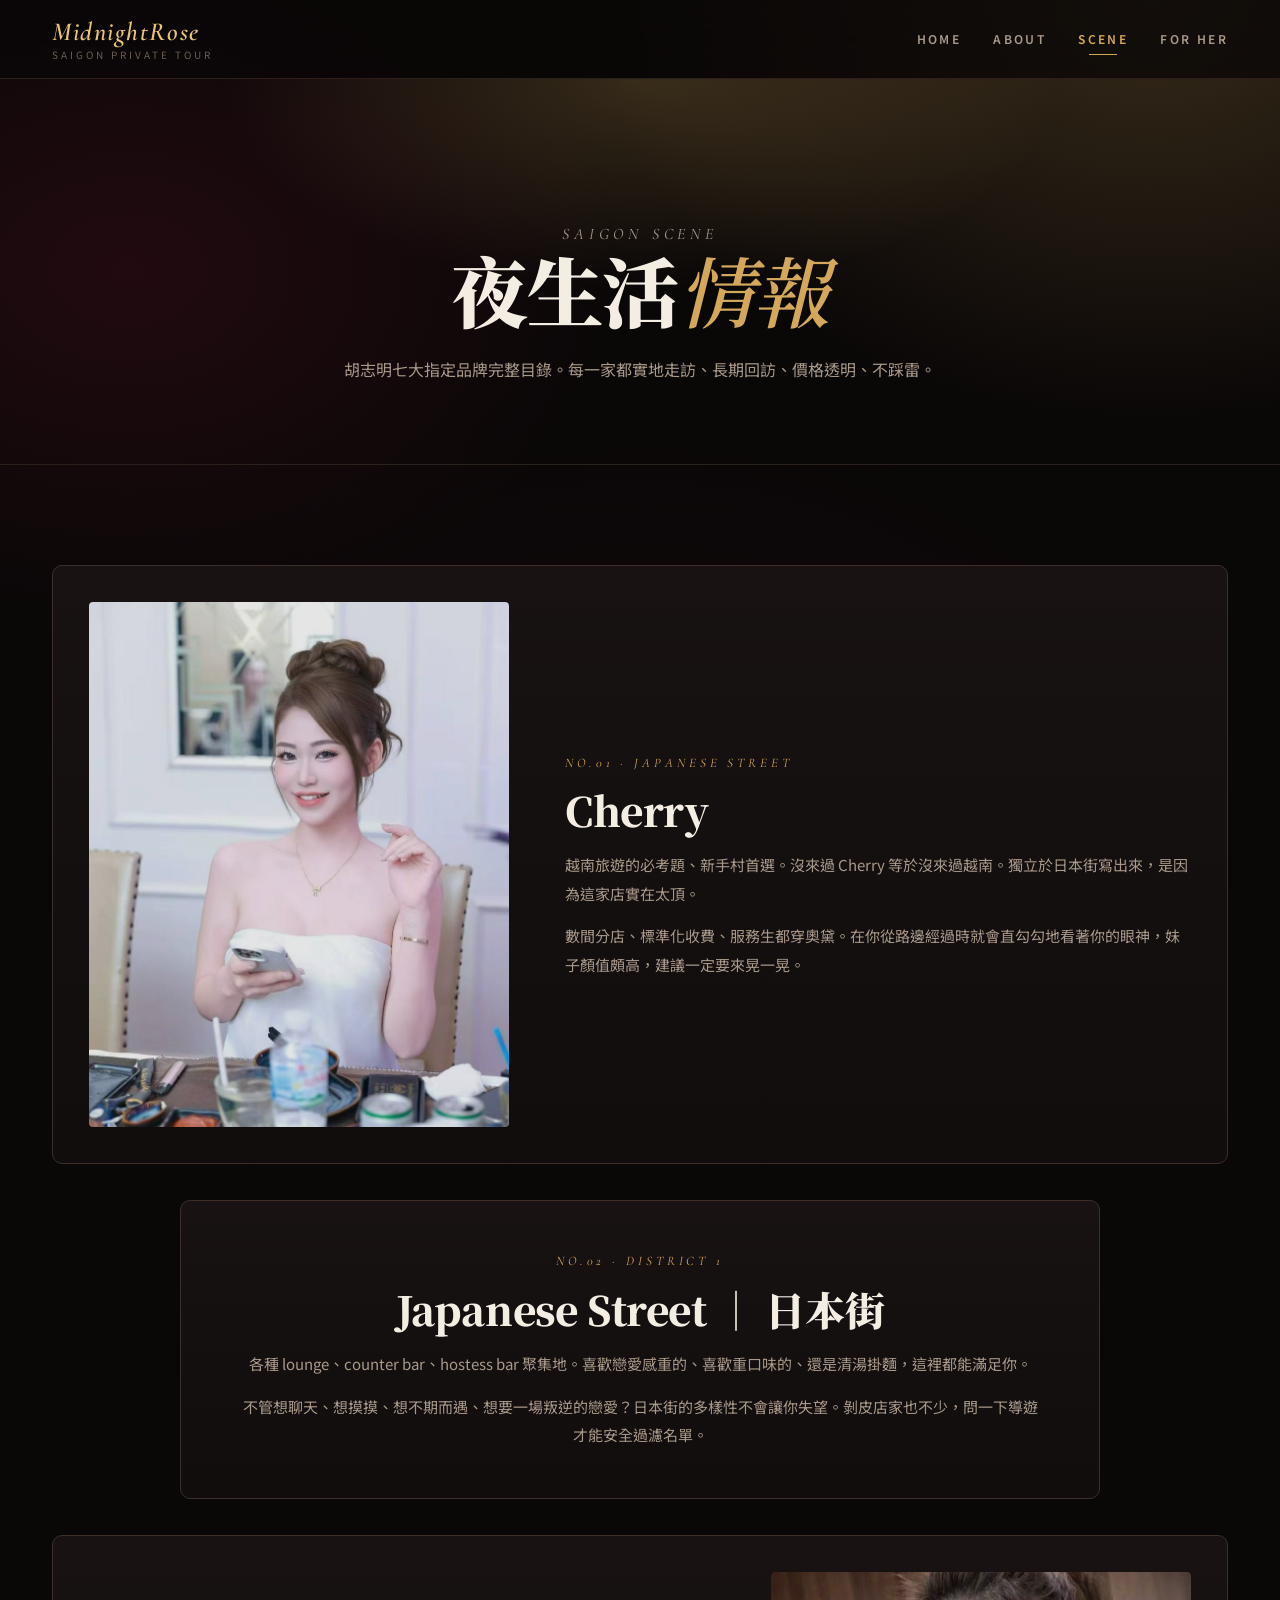
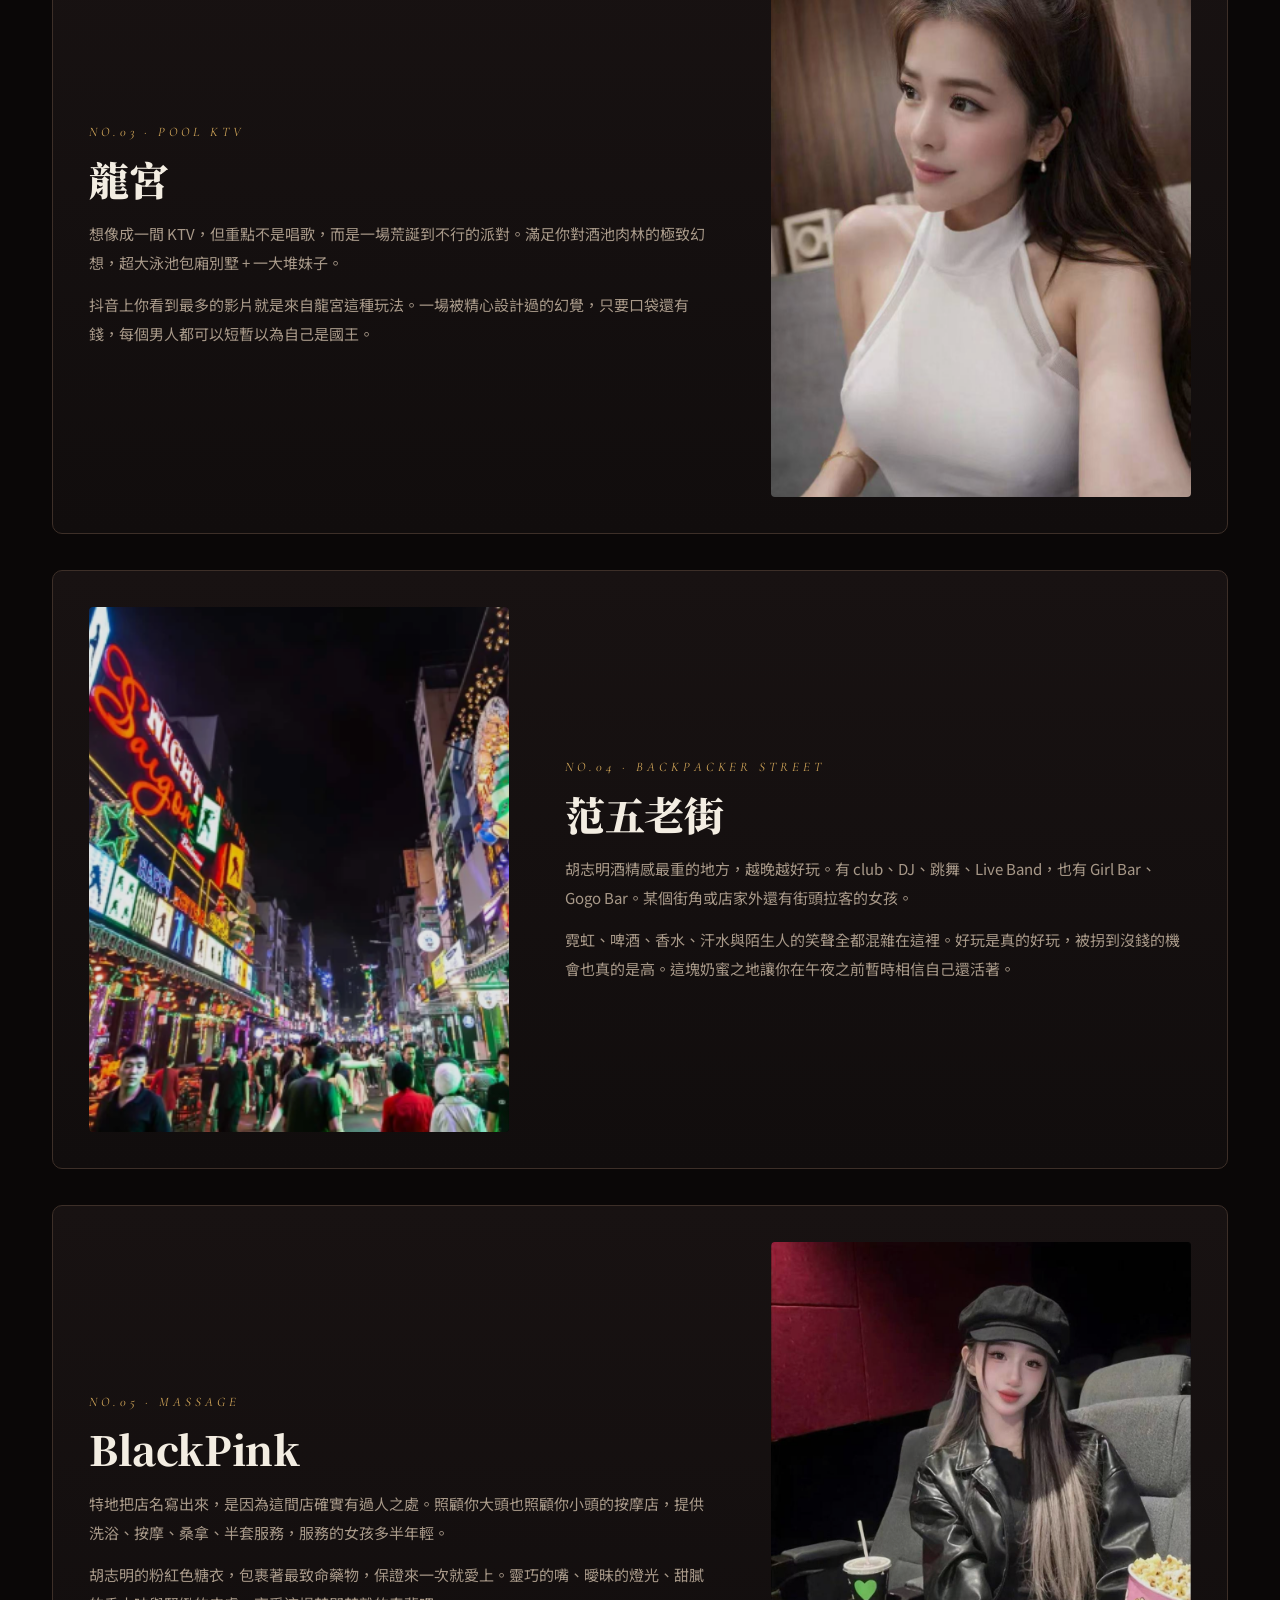
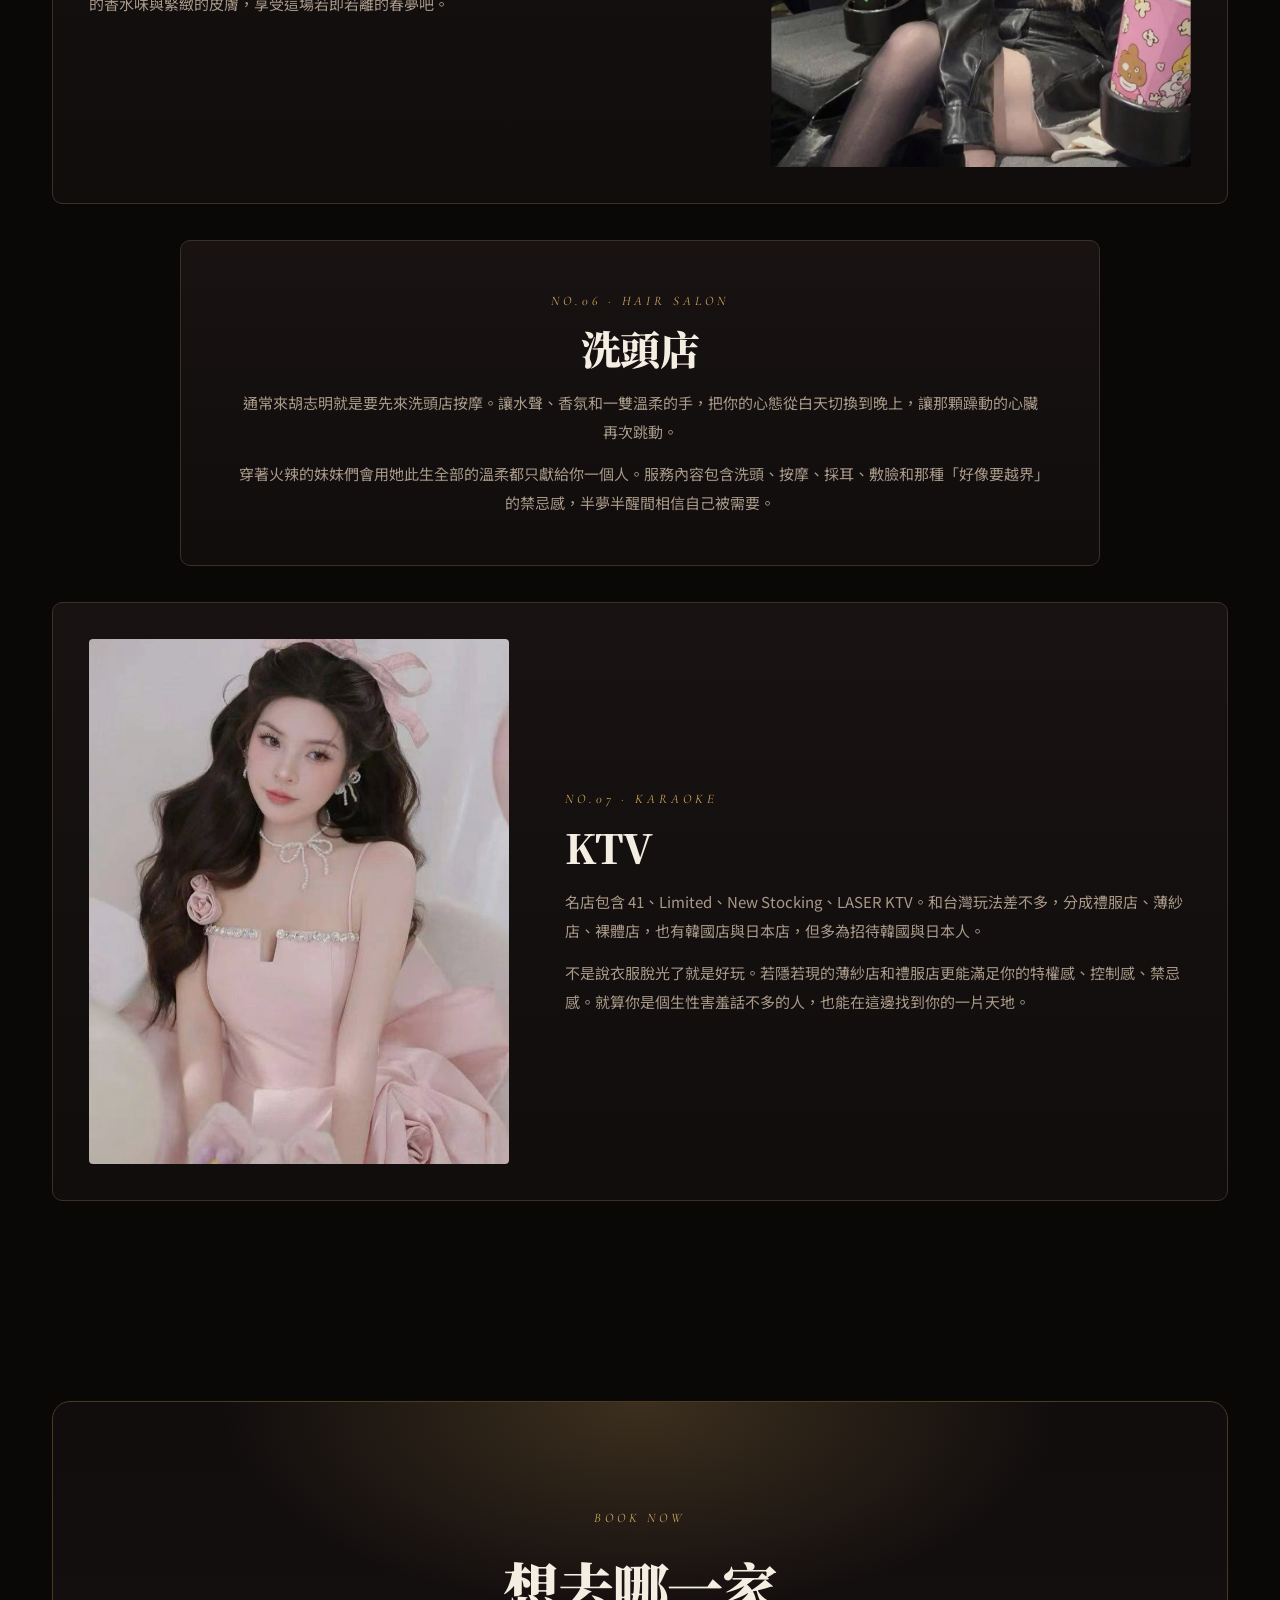
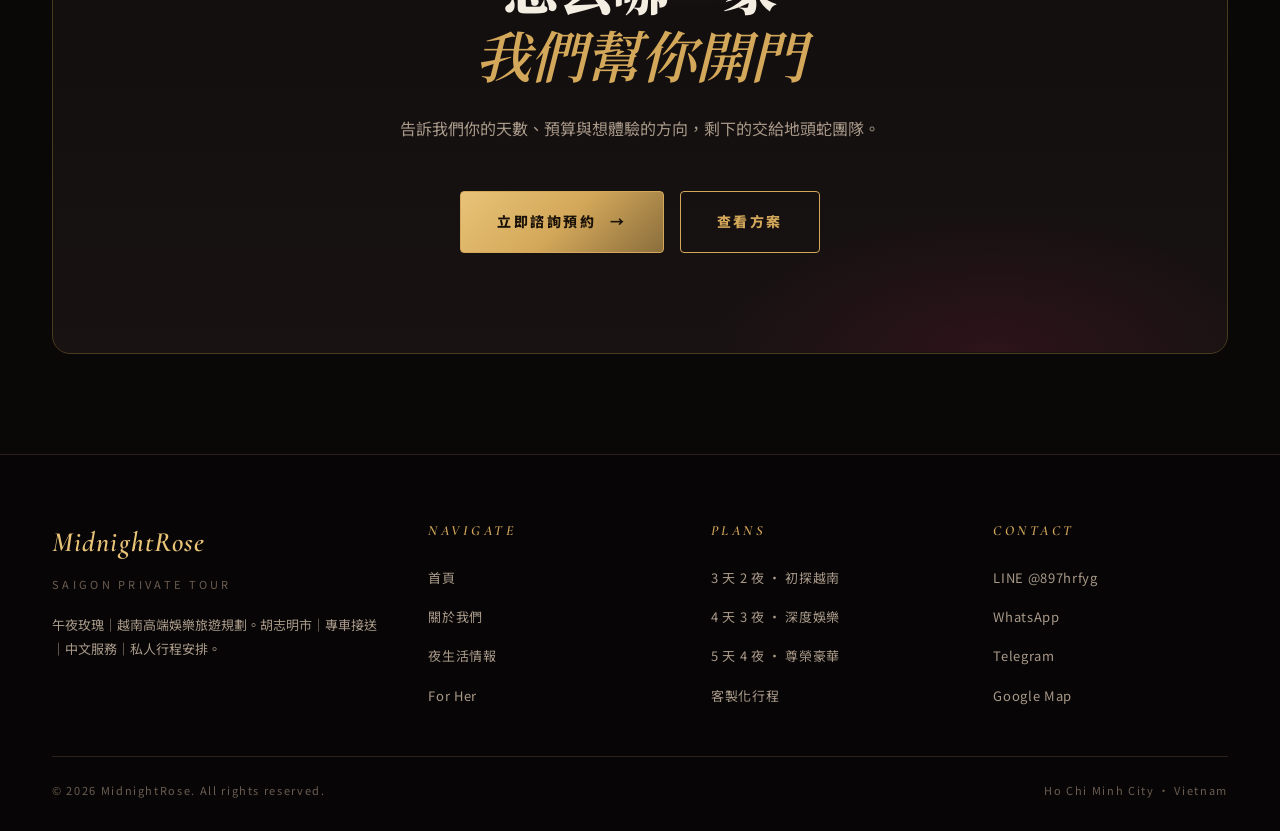
<file: girls.html>
<!doctype html>
<html lang="zh-Hant">
  <head>
    <meta charset="UTF-8" />
    <meta name="viewport" content="width=device-width, initial-scale=1.0" />
    <meta http-equiv="Cache-Control" content="no-cache, must-revalidate" />
    <title>Scene｜MidnightRose 午夜玫瑰</title>
    <meta name="description" content="胡志明夜生活情報 — 七大指定品牌完整目錄，地頭蛇陣容實地走訪。" />

    <link rel="preconnect" href="https://fonts.googleapis.com" />
    <link rel="preconnect" href="https://fonts.gstatic.com" crossorigin />
    <link rel="stylesheet" href="./assets/css/style.css?v=4" />
  </head>
  <body class="page-girls">
    <header class="topbar">
      <div class="topbar-inner">
        <a href="./index.html" class="brand">
          <span class="brand-name">MidnightRose</span>
          <span class="brand-sub">SAIGON PRIVATE TOUR</span>
        </a>
        <nav class="nav">
          <a href="./index.html">HOME</a>
          <a href="./about.html">ABOUT</a>
          <a class="active" href="./girls.html">SCENE</a>
          <a href="./ducks.html">FOR HER</a>
        </nav>
      </div>
    </header>

    <main>
      <section class="inner-hero">
        <div class="container">
          <p class="eyebrow reveal">SAIGON SCENE</p>
          <h1 class="reveal reveal-delay-1">夜生活<em>情報</em></h1>
          <p class="reveal reveal-delay-2">胡志明七大指定品牌完整目錄。每一家都實地走訪、長期回訪、價格透明、不踩雷。</p>
        </div>
      </section>

      <section class="section">
        <div class="container">
          <div class="directory-list">
            <article class="directory-item reveal">
              <div class="directory-photo">
                <img src="./assets/images/figma/cherry.jpg" alt="Cherry" loading="lazy" />
              </div>
              <div class="directory-content">
                <p class="directory-no">NO.01 · JAPANESE STREET</p>
                <h3>Cherry</h3>
                <p>越南旅遊的必考題、新手村首選。沒來過 Cherry 等於沒來過越南。獨立於日本街寫出來，是因為這家店實在太頂。</p>
                <p>數間分店、標準化收費、服務生都穿奧黛。在你從路邊經過時就會直勾勾地看著你的眼神，妹子顏值頗高，建議一定要來晃一晃。</p>
              </div>
            </article>

            <article class="directory-item text-only reveal">
              <div class="directory-content">
                <p class="directory-no">NO.02 · DISTRICT 1</p>
                <h3>Japanese Street ｜ 日本街</h3>
                <p>各種 lounge、counter bar、hostess bar 聚集地。喜歡戀愛感重的、喜歡重口味的、還是清湯掛麵，這裡都能滿足你。</p>
                <p>不管想聊天、想摸摸、想不期而遇、想要一場叛逆的戀愛？日本街的多樣性不會讓你失望。剝皮店家也不少，問一下導遊才能安全過濾名單。</p>
              </div>
            </article>

            <article class="directory-item reverse reveal">
              <div class="directory-photo">
                <img src="./assets/images/figma/dragon.jpg" alt="龍宮" loading="lazy" />
              </div>
              <div class="directory-content">
                <p class="directory-no">NO.03 · POOL KTV</p>
                <h3>龍宮</h3>
                <p>想像成一間 KTV，但重點不是唱歌，而是一場荒誕到不行的派對。滿足你對酒池肉林的極致幻想，超大泳池包廂別墅 + 一大堆妹子。</p>
                <p>抖音上你看到最多的影片就是來自龍宮這種玩法。一場被精心設計過的幻覺，只要口袋還有錢，每個男人都可以短暫以為自己是國王。</p>
              </div>
            </article>

            <article class="directory-item reveal">
              <div class="directory-photo">
                <img src="./assets/images/figma/c240646c52184b073be5797af068c2ba8a55a6b0.jpg" alt="范五老街" loading="lazy" />
              </div>
              <div class="directory-content">
                <p class="directory-no">NO.04 · BACKPACKER STREET</p>
                <h3>范五老街</h3>
                <p>胡志明酒精感最重的地方，越晚越好玩。有 club、DJ、跳舞、Live Band，也有 Girl Bar、Gogo Bar。某個街角或店家外還有街頭拉客的女孩。</p>
                <p>霓虹、啤酒、香水、汗水與陌生人的笑聲全都混雜在這裡。好玩是真的好玩，被拐到沒錢的機會也真的是高。這塊奶蜜之地讓你在午夜之前暫時相信自己還活著。</p>
              </div>
            </article>

            <article class="directory-item reverse reveal">
              <div class="directory-photo">
                <img src="./assets/images/figma/blackpink.jpg" alt="BlackPink" loading="lazy" />
              </div>
              <div class="directory-content">
                <p class="directory-no">NO.05 · MASSAGE</p>
                <h3>BlackPink</h3>
                <p>特地把店名寫出來，是因為這間店確實有過人之處。照顧你大頭也照顧你小頭的按摩店，提供洗浴、按摩、桑拿、半套服務，服務的女孩多半年輕。</p>
                <p>胡志明的粉紅色糖衣，包裹著最致命藥物，保證來一次就愛上。靈巧的嘴、曖昧的燈光、甜膩的香水味與緊緻的皮膚，享受這場若即若離的春夢吧。</p>
              </div>
            </article>

            <article class="directory-item text-only reveal">
              <div class="directory-content">
                <p class="directory-no">NO.06 · HAIR SALON</p>
                <h3>洗頭店</h3>
                <p>通常來胡志明就是要先來洗頭店按摩。讓水聲、香氛和一雙溫柔的手，把你的心態從白天切換到晚上，讓那顆躁動的心臟再次跳動。</p>
                <p>穿著火辣的妹妹們會用她此生全部的溫柔都只獻給你一個人。服務內容包含洗頭、按摩、採耳、敷臉和那種「好像要越界」的禁忌感，半夢半醒間相信自己被需要。</p>
              </div>
            </article>

            <article class="directory-item reveal">
              <div class="directory-photo">
                <img src="./assets/images/figma/KTV.jpg" alt="KTV" loading="lazy" />
              </div>
              <div class="directory-content">
                <p class="directory-no">NO.07 · KARAOKE</p>
                <h3>KTV</h3>
                <p>名店包含 41、Limited、New Stocking、LASER KTV。和台灣玩法差不多，分成禮服店、薄紗店、裸體店，也有韓國店與日本店，但多為招待韓國與日本人。</p>
                <p>不是說衣服脫光了就是好玩。若隱若現的薄紗店和禮服店更能滿足你的特權感、控制感、禁忌感。就算你是個生性害羞話不多的人，也能在這邊找到你的一片天地。</p>
              </div>
            </article>
          </div>
        </div>
      </section>

      <section class="section">
        <div class="container">
          <div class="final-cta reveal">
            <div class="final-cta-inner">
              <p class="eyebrow">BOOK NOW</p>
              <h2>想去哪一家<br /><em>我們幫你開門</em></h2>
              <p class="final-cta-lead">告訴我們你的天數、預算與想體驗的方向，剩下的交給地頭蛇團隊。</p>
              <div class="final-cta-buttons">
                <a class="btn" href="https://line.me/R/ti/p/@897hrfyg" target="_blank" rel="noopener noreferrer">
                  立即諮詢預約 <span>→</span>
                </a>
                <a class="btn btn-outline" href="./index.html">查看方案</a>
              </div>
            </div>
          </div>
        </div>
      </section>
    </main>

    <footer class="footer">
      <div class="footer-inner">
        <div class="footer-cols">
          <div class="footer-brand-block">
            <p class="footer-brand">MidnightRose</p>
            <p class="footer-tag">SAIGON PRIVATE TOUR</p>
            <p>午夜玫瑰｜越南高端娛樂旅遊規劃。胡志明市｜專車接送｜中文服務｜私人行程安排。</p>
          </div>
          <div class="footer-col">
            <h5>Navigate</h5>
            <ul>
              <li><a href="./index.html">首頁</a></li>
              <li><a href="./about.html">關於我們</a></li>
              <li><a href="./girls.html">夜生活情報</a></li>
              <li><a href="./ducks.html">For Her</a></li>
            </ul>
          </div>
          <div class="footer-col">
            <h5>Plans</h5>
            <ul>
              <li><a href="./index.html#plans">3 天 2 夜 · 初探越南</a></li>
              <li><a href="./index.html#plans">4 天 3 夜 · 深度娛樂</a></li>
              <li><a href="./index.html#plans">5 天 4 夜 · 尊榮豪華</a></li>
              <li><a href="./index.html#plans">客製化行程</a></li>
            </ul>
          </div>
          <div class="footer-col">
            <h5>Contact</h5>
            <ul>
              <li><a href="https://line.me/R/ti/p/@897hrfyg" target="_blank" rel="noopener noreferrer">LINE @897hrfyg</a></li>
              <li><a href="#" target="_blank" rel="noopener noreferrer">WhatsApp</a></li>
              <li><a href="#" target="_blank" rel="noopener noreferrer">Telegram</a></li>
              <li><a href="https://maps.google.com" target="_blank" rel="noopener noreferrer">Google Map</a></li>
            </ul>
          </div>
        </div>
        <div class="footer-bottom">
          <span>© 2026 MidnightRose. All rights reserved.</span>
          <span>Ho Chi Minh City · Vietnam</span>
        </div>
      </div>
    </footer>

    <script src="./assets/js/main.js"></script>
  </body>
</html>
</file>
<file: assets/css/style.css>
/* ============================================================
   MidnightRose v2 — 高端男士私人旅遊會所
   ============================================================ */

@import url("https://fonts.googleapis.com/css2?family=Noto+Sans+TC:wght@400;500;600;700;900&family=Noto+Serif+TC:wght@500;700;900&family=Cormorant+Garamond:wght@500;600;700&display=swap");

:root {
  /* Background */
  --bg: #0a0707;
  --bg-elev: #110d0d;
  --bg-card: #181212;
  --bg-deep: #050303;

  /* Border */
  --border: #2a201c;
  --border-strong: #3d2f28;
  --border-gold: #4a3a1f;

  /* Text */
  --text: #f3ede2;
  --text-dim: #a89989;
  --text-mute: #6b5d52;

  /* Accents */
  --gold: #d4a85a;
  --gold-bright: #e8c378;
  --gold-deep: #8a6e3c;
  --rose: #8b1a3a;
  --rose-glow: rgba(139, 26, 58, 0.18);
  --gold-glow: rgba(212, 168, 90, 0.22);

  /* Spacing */
  --container: 1240px;
  --pad: 32px;
  --pad-mobile: 20px;

  /* Radius */
  --r-sm: 4px;
  --r-md: 10px;
  --r-lg: 18px;

  /* Fonts */
  --font-sans: "Noto Sans TC", "Hiragino Sans", "Microsoft JhengHei", system-ui, sans-serif;
  --font-serif: "Noto Serif TC", "Cormorant Garamond", "Times New Roman", serif;
  --font-display: "Cormorant Garamond", "Noto Serif TC", serif;
}

* { box-sizing: border-box; margin: 0; padding: 0; }

html, body {
  background: var(--bg);
  color: var(--text);
  font-family: var(--font-sans);
  font-size: 16px;
  line-height: 1.7;
  -webkit-font-smoothing: antialiased;
  scroll-behavior: smooth;
  overflow-x: hidden;
}

body {
  background-image:
    radial-gradient(ellipse 800px 600px at 90% 0%, var(--gold-glow), transparent 70%),
    radial-gradient(ellipse 700px 500px at 10% 30%, var(--rose-glow), transparent 70%),
    radial-gradient(ellipse 900px 700px at 50% 100%, rgba(139, 26, 58, 0.08), transparent 70%);
  background-attachment: fixed;
}

a { color: inherit; text-decoration: none; }
img { display: block; max-width: 100%; }
ul { list-style: none; }
button { font-family: inherit; cursor: pointer; }

/* ===== Container ===== */
.container {
  max-width: var(--container);
  margin: 0 auto;
  padding: 0 var(--pad);
}

@media (max-width: 768px) {
  .container { padding: 0 var(--pad-mobile); }
}

/* ===== Topbar ===== */
.topbar {
  position: sticky;
  top: 0;
  z-index: 100;
  background: rgba(10, 7, 7, 0.78);
  backdrop-filter: blur(20px);
  -webkit-backdrop-filter: blur(20px);
  border-bottom: 1px solid var(--border);
}

.topbar-inner {
  max-width: var(--container);
  margin: 0 auto;
  padding: 18px var(--pad);
  display: flex;
  align-items: center;
  justify-content: space-between;
  gap: 20px;
}

.brand {
  display: flex;
  flex-direction: column;
  line-height: 1.1;
}

.brand-name {
  font-family: var(--font-display);
  font-size: 26px;
  font-weight: 600;
  color: var(--gold-bright);
  letter-spacing: 0.06em;
  font-style: italic;
}

.brand-sub {
  margin-top: 2px;
  font-size: 10px;
  color: var(--text-mute);
  letter-spacing: 0.3em;
  text-transform: uppercase;
}

.nav {
  display: flex;
  gap: 32px;
}

.nav a {
  font-size: 12px;
  font-weight: 600;
  color: var(--text-dim);
  letter-spacing: 0.2em;
  transition: color 0.25s;
  position: relative;
  padding: 6px 0;
}

.nav a:hover { color: var(--gold-bright); }
.nav a.active { color: var(--gold); }
.nav a.active::after {
  content: "";
  position: absolute;
  left: 50%;
  bottom: 0;
  transform: translateX(-50%);
  width: 28px;
  height: 1px;
  background: var(--gold);
}

@media (max-width: 768px) {
  .topbar-inner { padding: 14px var(--pad-mobile); }
  .nav { gap: 14px; }
  .nav a { font-size: 10px; letter-spacing: 0.15em; }
  .brand-name { font-size: 20px; }
  .brand-sub { font-size: 9px; letter-spacing: 0.2em; }
}

/* ===== Hero ===== */
.hero {
  position: relative;
  min-height: 92vh;
  display: flex;
  align-items: center;
  overflow: hidden;
}

.hero::before {
  content: "";
  position: absolute;
  inset: 0;
  background:
    radial-gradient(ellipse 600px 400px at 75% 50%, var(--gold-glow), transparent 60%),
    radial-gradient(ellipse 500px 700px at 20% 100%, var(--rose-glow), transparent 60%);
  pointer-events: none;
}

.hero-content {
  position: relative;
  max-width: var(--container);
  width: 100%;
  margin: 0 auto;
  padding: 120px var(--pad) 80px;
}

.hero-eyebrow {
  font-family: var(--font-display);
  font-size: 14px;
  font-style: italic;
  color: var(--gold);
  letter-spacing: 0.3em;
  margin-bottom: 28px;
  padding-left: 60px;
  position: relative;
  text-transform: uppercase;
}

.hero-eyebrow::before {
  content: "";
  position: absolute;
  left: 0;
  top: 50%;
  width: 44px;
  height: 1px;
  background: var(--gold);
}

.hero-title {
  font-family: var(--font-serif);
  font-size: clamp(48px, 8vw, 110px);
  font-weight: 900;
  line-height: 1.02;
  letter-spacing: -0.02em;
  margin-bottom: 32px;
}

.hero-title em {
  font-style: italic;
  color: var(--gold);
  font-family: var(--font-display);
  font-weight: 600;
}

.hero-tag {
  font-size: clamp(15px, 1.4vw, 19px);
  color: var(--text-dim);
  line-height: 1.85;
  max-width: 540px;
  margin-bottom: 48px;
}

.hero-meta {
  display: flex;
  gap: 32px;
  margin-top: 64px;
  padding-top: 32px;
  border-top: 1px solid var(--border);
  max-width: 600px;
}

.hero-meta-item {
  display: flex;
  flex-direction: column;
  gap: 6px;
}

.hero-meta-item dt {
  font-size: 10px;
  color: var(--text-mute);
  letter-spacing: 0.25em;
  text-transform: uppercase;
}

.hero-meta-item dd {
  font-family: var(--font-display);
  font-size: 22px;
  color: var(--gold);
  font-weight: 600;
}

@media (max-width: 768px) {
  .hero-content { padding: 60px var(--pad-mobile); }
  .hero-eyebrow { padding-left: 0; font-size: 12px; letter-spacing: 0.25em; }
  .hero-eyebrow::before { display: none; }
  .hero-meta { gap: 20px; margin-top: 40px; padding-top: 24px; }
  .hero-meta-item dd { font-size: 18px; }
}

/* ===== Buttons (gold gradient with glow) ===== */
.btn {
  display: inline-flex;
  align-items: center;
  gap: 14px;
  background: linear-gradient(135deg, var(--gold-bright), var(--gold) 50%, var(--gold-deep));
  color: #1a1208;
  padding: 18px 36px;
  font-size: 14px;
  font-weight: 800;
  letter-spacing: 0.18em;
  border-radius: var(--r-sm);
  text-transform: uppercase;
  transition: all 0.3s;
  border: 1px solid var(--gold);
  position: relative;
  overflow: hidden;
  cursor: pointer;
}

.btn::before {
  content: "";
  position: absolute;
  inset: 0;
  background: linear-gradient(120deg, transparent 30%, rgba(255, 255, 255, 0.35) 50%, transparent 70%);
  transform: translateX(-100%);
  transition: transform 0.6s;
}

.btn:hover {
  transform: translateY(-2px);
  box-shadow: 0 12px 32px rgba(212, 168, 90, 0.4), 0 0 24px rgba(212, 168, 90, 0.2);
}

.btn:hover::before { transform: translateX(100%); }

.btn-outline {
  background: transparent;
  border: 1px solid var(--gold);
  color: var(--gold);
  box-shadow: 0 0 0 1px rgba(212, 168, 90, 0);
}

.btn-outline:hover {
  background: linear-gradient(135deg, var(--gold-bright), var(--gold) 50%, var(--gold-deep));
  color: #1a1208;
  border-color: var(--gold-bright);
}

.btn-ghost {
  background: transparent;
  border: 1px solid var(--border-strong);
  color: var(--text);
}

.btn-ghost:hover {
  border-color: var(--gold);
  color: var(--gold);
  transform: translateY(-2px);
}

@media (max-width: 768px) {
  .btn { padding: 14px 28px; font-size: 12px; letter-spacing: 0.15em; }
}

/* ===== Section ===== */
.section {
  position: relative;
  padding: 100px 0;
}

.section-alt { background: rgba(0, 0, 0, 0.25); }

.section-head {
  text-align: center;
  margin-bottom: 64px;
}

.section-head.bar {
  display: flex;
  align-items: flex-end;
  justify-content: space-between;
  gap: 24px;
  padding-bottom: 20px;
  margin-bottom: 36px;
  border-bottom: 1px solid var(--border);
  text-align: left;
}

.section-head.bar .section-title-group { text-align: left; }

.eyebrow {
  display: inline-block;
  font-family: var(--font-display);
  font-size: 13px;
  font-style: italic;
  color: var(--gold);
  letter-spacing: 0.3em;
  text-transform: uppercase;
  margin-bottom: 16px;
}

.section-title {
  font-family: var(--font-serif);
  font-size: clamp(32px, 4.5vw, 56px);
  font-weight: 900;
  line-height: 1.15;
  letter-spacing: -0.02em;
  margin: 0;
}

.section-title em {
  font-family: var(--font-display);
  font-style: italic;
  color: var(--gold);
  font-weight: 600;
}

.section-lead {
  font-size: 16px;
  color: var(--text-dim);
  max-width: 640px;
  margin: 20px auto 0;
  line-height: 1.85;
}

.section-cn {
  margin-top: 6px;
  font-size: 13px;
  color: var(--text-mute);
  letter-spacing: 0.08em;
}

.section-more {
  font-size: 11px;
  color: var(--gold);
  letter-spacing: 0.25em;
  text-transform: uppercase;
  padding-bottom: 4px;
  border-bottom: 1px solid var(--border-gold);
  transition: all 0.25s;
  white-space: nowrap;
}

.section-more:hover { color: var(--gold-bright); border-color: var(--gold-bright); }

@media (max-width: 768px) {
  .section { padding: 64px 0; }
  .section-head { margin-bottom: 40px; }
  .section-head.bar { flex-direction: column; align-items: flex-start; }
}

/* ===== Brand intro (section 2) ===== */
.brand-intro {
  max-width: 880px;
  margin: 0 auto;
  text-align: center;
}

.brand-intro .intro-line {
  width: 40px;
  height: 1px;
  background: var(--gold);
  margin: 0 auto 28px;
}

.brand-intro h2 {
  font-family: var(--font-serif);
  font-size: clamp(28px, 3.5vw, 44px);
  font-weight: 700;
  line-height: 1.4;
  margin-bottom: 28px;
  letter-spacing: -0.01em;
}

.brand-intro h2 em {
  font-style: italic;
  color: var(--gold);
  font-family: var(--font-display);
}

.brand-intro p {
  font-size: 16px;
  color: var(--text-dim);
  line-height: 1.95;
  margin-bottom: 16px;
}

/* ===== Service brief (section 3) ===== */
.service-brief {
  display: grid;
  grid-template-columns: repeat(4, 1fr);
  gap: 24px;
}

.service-tile {
  padding: 36px 24px 32px;
  background: var(--bg-card);
  border: 1px solid var(--border);
  border-radius: var(--r-md);
  text-align: center;
  transition: all 0.3s;
  position: relative;
  overflow: hidden;
}

.service-tile::before {
  content: "";
  position: absolute;
  inset: 0;
  background: radial-gradient(circle at 50% 0%, var(--gold-glow), transparent 60%);
  opacity: 0;
  transition: opacity 0.3s;
  pointer-events: none;
}

.service-tile:hover {
  border-color: var(--gold-deep);
  transform: translateY(-4px);
}

.service-tile:hover::before { opacity: 1; }

.service-icon {
  display: inline-flex;
  align-items: center;
  justify-content: center;
  width: 56px;
  height: 56px;
  border: 1px solid var(--border-gold);
  border-radius: 50%;
  margin-bottom: 20px;
  font-family: var(--font-display);
  font-size: 22px;
  color: var(--gold);
  font-weight: 600;
  font-style: italic;
}

.service-tile h3 {
  font-family: var(--font-serif);
  font-size: 19px;
  font-weight: 700;
  margin-bottom: 10px;
  letter-spacing: 0.02em;
}

.service-tile p {
  font-size: 13px;
  color: var(--text-dim);
  line-height: 1.75;
}

@media (max-width: 900px) {
  .service-brief { grid-template-columns: repeat(2, 1fr); }
}

@media (max-width: 480px) {
  .service-brief { grid-template-columns: 1fr; }
}

/* ===== Package cards (roster style) ===== */
.packages {
  display: grid;
  grid-template-columns: repeat(3, 1fr);
  gap: 28px;
}

.package-card {
  position: relative;
  background: linear-gradient(180deg, var(--bg-card), var(--bg-elev));
  border: 1px solid var(--border-strong);
  border-radius: var(--r-md);
  overflow: hidden;
  transition: all 0.4s;
  display: flex;
  flex-direction: column;
}

.package-card::before {
  content: "";
  position: absolute;
  inset: -1px;
  border-radius: inherit;
  padding: 1px;
  background: linear-gradient(135deg, var(--gold), transparent 30%, transparent 70%, var(--gold));
  -webkit-mask:
    linear-gradient(#fff 0 0) content-box,
    linear-gradient(#fff 0 0);
  -webkit-mask-composite: xor;
  mask-composite: exclude;
  opacity: 0;
  transition: opacity 0.4s;
  pointer-events: none;
}

.package-card:hover {
  transform: translateY(-8px);
  box-shadow:
    0 24px 48px rgba(0, 0, 0, 0.5),
    0 0 32px rgba(212, 168, 90, 0.18);
}

.package-card:hover::before { opacity: 1; }

.package-rank {
  position: absolute;
  top: 20px;
  left: 20px;
  z-index: 3;
  font-family: var(--font-display);
  font-style: italic;
  font-size: 12px;
  color: var(--gold);
  background: rgba(0, 0, 0, 0.75);
  padding: 5px 12px;
  border: 1px solid var(--border-gold);
  letter-spacing: 0.2em;
}

.package-thumb {
  position: relative;
  aspect-ratio: 4 / 5;
  overflow: hidden;
  background: var(--bg-deep);
}

.package-thumb img {
  width: 100%;
  height: 100%;
  object-fit: cover;
  transition: transform 0.6s, filter 0.4s;
  filter: brightness(0.85) saturate(0.9);
}

.package-card:hover .package-thumb img {
  transform: scale(1.05);
  filter: brightness(0.95) saturate(1);
}

.package-thumb::after {
  content: "";
  position: absolute;
  inset: 0;
  background: linear-gradient(180deg, transparent 40%, rgba(10, 7, 7, 0.95));
  pointer-events: none;
}

.package-name {
  position: absolute;
  bottom: 24px;
  left: 24px;
  right: 24px;
  z-index: 2;
}

.package-num {
  font-family: var(--font-display);
  font-style: italic;
  font-size: 13px;
  color: var(--gold);
  letter-spacing: 0.25em;
  text-transform: uppercase;
  margin-bottom: 8px;
  display: block;
}

.package-title {
  font-family: var(--font-serif);
  font-size: 26px;
  font-weight: 700;
  letter-spacing: 0.02em;
  line-height: 1.3;
  color: var(--text);
}

.package-body {
  padding: 28px 28px 32px;
  display: flex;
  flex-direction: column;
  gap: 18px;
  flex: 1;
}

.package-price {
  display: flex;
  align-items: baseline;
  gap: 12px;
  flex-wrap: wrap;
  padding-bottom: 18px;
  border-bottom: 1px solid var(--border);
}

.package-price-main {
  font-family: var(--font-display);
  font-size: 32px;
  font-weight: 700;
  color: var(--gold-bright);
  letter-spacing: 0.01em;
  line-height: 1;
}

.package-price-unit {
  font-size: 11px;
  color: var(--text-mute);
  letter-spacing: 0.2em;
  text-transform: uppercase;
}

.package-price-alt {
  font-size: 13px;
  color: var(--text-dim);
  font-weight: 600;
}

.package-tags {
  display: flex;
  flex-wrap: wrap;
  gap: 6px;
}

.package-tag {
  font-size: 11px;
  color: var(--gold);
  border: 1px solid var(--border-gold);
  padding: 4px 10px;
  border-radius: 2px;
  letter-spacing: 0.1em;
}

.package-desc {
  font-size: 14px;
  color: var(--text-dim);
  line-height: 1.8;
  flex: 1;
}

.package-cta {
  display: inline-flex;
  align-items: center;
  gap: 10px;
  margin-top: 8px;
  font-size: 12px;
  color: var(--gold);
  letter-spacing: 0.25em;
  text-transform: uppercase;
  font-weight: 700;
  padding-bottom: 6px;
  border-bottom: 1px solid var(--border-gold);
  align-self: flex-start;
  transition: all 0.25s;
}

.package-cta:hover {
  color: var(--gold-bright);
  gap: 16px;
  border-color: var(--gold-bright);
}

@media (max-width: 1000px) {
  .packages { grid-template-columns: 1fr; max-width: 520px; margin: 0 auto; }
  .package-thumb { aspect-ratio: 4 / 3; }
}

/* ===== Audience list ===== */
.audience-list {
  display: grid;
  grid-template-columns: repeat(2, 1fr);
  gap: 16px;
  max-width: 900px;
  margin: 0 auto;
}

.audience-list li {
  display: flex;
  align-items: center;
  gap: 18px;
  padding: 22px 28px;
  background: var(--bg-card);
  border: 1px solid var(--border);
  border-radius: var(--r-md);
  font-size: 15px;
  color: var(--text);
  transition: all 0.25s;
}

.audience-list li::before {
  content: "";
  width: 8px;
  height: 8px;
  background: var(--gold);
  border-radius: 50%;
  flex-shrink: 0;
  box-shadow: 0 0 8px var(--gold);
}

.audience-list li:hover {
  border-color: var(--gold-deep);
  background: linear-gradient(135deg, var(--bg-card), var(--bg-elev));
  transform: translateX(4px);
}

@media (max-width: 768px) {
  .audience-list { grid-template-columns: 1fr; gap: 12px; }
  .audience-list li { padding: 18px 22px; font-size: 14px; }
}

/* ===== Why-us list (numbered) ===== */
.why-list {
  display: grid;
  grid-template-columns: repeat(2, 1fr);
  gap: 24px;
  max-width: 1000px;
  margin: 0 auto;
}

.why-item {
  display: flex;
  gap: 24px;
  padding: 28px 32px;
  background: var(--bg-card);
  border: 1px solid var(--border);
  border-radius: var(--r-md);
  transition: all 0.3s;
}

.why-item:hover {
  border-color: var(--gold-deep);
  transform: translateY(-3px);
}

.why-num {
  font-family: var(--font-display);
  font-style: italic;
  font-size: 36px;
  color: var(--gold);
  line-height: 1;
  font-weight: 600;
  flex-shrink: 0;
}

.why-text h3 {
  font-family: var(--font-serif);
  font-size: 18px;
  font-weight: 700;
  margin-bottom: 8px;
  letter-spacing: 0.01em;
}

.why-text p {
  font-size: 14px;
  color: var(--text-dim);
  line-height: 1.8;
}

@media (max-width: 768px) {
  .why-list { grid-template-columns: 1fr; gap: 16px; }
  .why-item { padding: 22px 24px; gap: 18px; }
  .why-num { font-size: 30px; }
}

/* ===== Process flow (4 steps) ===== */
.process-flow {
  display: grid;
  grid-template-columns: repeat(4, 1fr);
  gap: 24px;
  position: relative;
}

.process-flow::before {
  content: "";
  position: absolute;
  top: 32px;
  left: 12.5%;
  right: 12.5%;
  height: 1px;
  background: linear-gradient(90deg, transparent, var(--gold-deep), transparent);
  z-index: 0;
}

.process-step {
  position: relative;
  z-index: 1;
  text-align: center;
  padding: 0 8px;
}

.process-num {
  display: inline-flex;
  align-items: center;
  justify-content: center;
  width: 64px;
  height: 64px;
  border-radius: 50%;
  background: var(--bg);
  border: 1px solid var(--gold);
  font-family: var(--font-display);
  font-style: italic;
  font-size: 26px;
  color: var(--gold);
  font-weight: 600;
  margin-bottom: 20px;
  box-shadow: 0 0 0 6px var(--bg), 0 0 24px var(--gold-glow);
  transition: all 0.3s;
}

.process-step:hover .process-num {
  background: linear-gradient(135deg, var(--gold-bright), var(--gold-deep));
  color: #1a1208;
  box-shadow: 0 0 0 6px var(--bg), 0 0 32px var(--gold);
}

.process-step h3 {
  font-family: var(--font-serif);
  font-size: 17px;
  font-weight: 700;
  margin-bottom: 8px;
  letter-spacing: 0.02em;
}

.process-step p {
  font-size: 13px;
  color: var(--text-dim);
  line-height: 1.75;
}

@media (max-width: 768px) {
  .process-flow { grid-template-columns: 1fr; gap: 28px; }
  .process-flow::before { display: none; }
  .process-step { display: flex; align-items: center; gap: 20px; text-align: left; padding: 0; }
  .process-step .process-num { margin-bottom: 0; flex-shrink: 0; }
}

/* ===== Final CTA ===== */
.final-cta {
  position: relative;
  text-align: center;
  padding: 100px 40px;
  border: 1px solid var(--border-gold);
  border-radius: var(--r-lg);
  background:
    radial-gradient(ellipse 600px 300px at 50% 0%, var(--gold-glow), transparent 70%),
    linear-gradient(180deg, var(--bg-elev), var(--bg-card));
  overflow: hidden;
}

.final-cta::before {
  content: "";
  position: absolute;
  inset: 1px;
  border-radius: inherit;
  background:
    radial-gradient(ellipse 400px 200px at 80% 100%, var(--rose-glow), transparent 70%);
  pointer-events: none;
}

.final-cta-inner { position: relative; z-index: 1; max-width: 720px; margin: 0 auto; }

.final-cta .eyebrow { margin-bottom: 24px; }

.final-cta h2 {
  font-family: var(--font-serif);
  font-size: clamp(32px, 5vw, 56px);
  font-weight: 900;
  line-height: 1.2;
  letter-spacing: -0.02em;
  margin-bottom: 20px;
}

.final-cta h2 em {
  font-family: var(--font-display);
  font-style: italic;
  color: var(--gold);
  font-weight: 600;
}

.final-cta-lead {
  font-size: 16px;
  color: var(--text-dim);
  line-height: 1.85;
  max-width: 540px;
  margin: 0 auto 48px;
}

.final-cta-buttons {
  display: flex;
  flex-wrap: wrap;
  justify-content: center;
  gap: 16px;
}

@media (max-width: 768px) {
  .final-cta { padding: 60px 24px; }
  .final-cta-buttons { flex-direction: column; align-items: stretch; max-width: 320px; margin: 0 auto; }
  .final-cta-buttons .btn { justify-content: center; }
}

/* ===== Footer ===== */
.footer {
  padding: 64px 0 32px;
  border-top: 1px solid var(--border);
  background: rgba(0, 0, 0, 0.3);
}

.footer-inner {
  max-width: var(--container);
  margin: 0 auto;
  padding: 0 var(--pad);
}

.footer-cols {
  display: grid;
  grid-template-columns: 1.4fr 1fr 1fr 1fr;
  gap: 48px;
  padding-bottom: 48px;
  border-bottom: 1px solid var(--border);
}

.footer-brand-block .footer-brand {
  font-family: var(--font-display);
  font-style: italic;
  font-size: 28px;
  font-weight: 600;
  color: var(--gold-bright);
  letter-spacing: 0.04em;
  margin-bottom: 8px;
}

.footer-brand-block .footer-tag {
  font-size: 11px;
  color: var(--text-mute);
  letter-spacing: 0.3em;
  text-transform: uppercase;
  margin-bottom: 20px;
}

.footer-brand-block p:last-child {
  font-size: 13px;
  color: var(--text-dim);
  line-height: 1.85;
  max-width: 340px;
}

.footer-col h5 {
  font-family: var(--font-display);
  font-style: italic;
  font-size: 14px;
  color: var(--gold);
  letter-spacing: 0.25em;
  text-transform: uppercase;
  margin-bottom: 20px;
  font-weight: 600;
}

.footer-col ul {
  display: flex;
  flex-direction: column;
  gap: 12px;
}

.footer-col a {
  font-size: 13px;
  color: var(--text-dim);
  transition: color 0.25s;
  letter-spacing: 0.05em;
}

.footer-col a:hover { color: var(--gold); }

.footer-bottom {
  padding-top: 24px;
  display: flex;
  align-items: center;
  justify-content: space-between;
  gap: 16px;
  font-size: 11px;
  color: var(--text-mute);
  letter-spacing: 0.15em;
}

@media (max-width: 900px) {
  .footer-cols { grid-template-columns: 1fr 1fr; gap: 32px; }
}

@media (max-width: 540px) {
  .footer-cols { grid-template-columns: 1fr; gap: 28px; }
  .footer-bottom { flex-direction: column; text-align: center; }
}

/* ===== Back to top ===== */
.back-to-top {
  position: fixed;
  right: 24px;
  bottom: 24px;
  width: 52px;
  height: 52px;
  border-radius: 50%;
  background: linear-gradient(135deg, var(--gold-bright), var(--gold) 50%, var(--gold-deep));
  color: #1a1208;
  border: none;
  font-size: 22px;
  font-weight: 700;
  line-height: 1;
  opacity: 0;
  pointer-events: none;
  transform: translateY(10px);
  transition: all 0.3s;
  z-index: 99;
  box-shadow: 0 12px 32px rgba(212, 168, 90, 0.4), 0 0 0 1px var(--gold);
}

.back-to-top.visible {
  opacity: 1;
  pointer-events: auto;
  transform: translateY(0);
}

.back-to-top:hover {
  transform: translateY(-3px);
  box-shadow: 0 16px 40px rgba(212, 168, 90, 0.5);
}

@media (max-width: 768px) {
  .back-to-top { width: 46px; height: 46px; right: 16px; bottom: 16px; font-size: 20px; }
}

/* ===== Inner hero (sub pages) ===== */
.inner-hero {
  position: relative;
  padding: 140px 0 80px;
  border-bottom: 1px solid var(--border);
  text-align: center;
  overflow: hidden;
}

.inner-hero::before {
  content: "";
  position: absolute;
  inset: 0;
  background:
    radial-gradient(ellipse 600px 300px at 50% 0%, var(--gold-glow), transparent 70%);
  pointer-events: none;
}

.inner-hero > * { position: relative; z-index: 1; }

.inner-hero h1 {
  font-family: var(--font-serif);
  font-size: clamp(40px, 6vw, 84px);
  font-weight: 900;
  letter-spacing: -0.02em;
  margin-bottom: 16px;
  line-height: 1.05;
}

.inner-hero h1 em { font-family: var(--font-display); font-style: italic; color: var(--gold); font-weight: 600; }

.inner-hero p {
  font-size: 16px;
  color: var(--text-dim);
  max-width: 600px;
  margin: 0 auto;
  line-height: 1.85;
}

@media (max-width: 768px) {
  .inner-hero { padding: 80px 0 56px; }
}

/* ===== Founder feature (about page) ===== */
.founder-feature {
  display: grid;
  grid-template-columns: 1fr 1.3fr;
  gap: 56px;
  align-items: center;
  position: relative;
}

.founder-feature.reverse {
  grid-template-columns: 1.3fr 1fr;
}

.founder-feature.reverse .founder-photo-wrap {
  order: 2;
}

.founder-photo-wrap {
  position: relative;
}

.founder-photo-wrap::before {
  content: "";
  position: absolute;
  top: -16px;
  left: -16px;
  right: 16px;
  bottom: 16px;
  border: 1px solid var(--border-gold);
  border-radius: var(--r-md);
  pointer-events: none;
  z-index: 0;
}

.founder-photo-wrap img {
  position: relative;
  z-index: 1;
  width: 100%;
  aspect-ratio: 3 / 4;
  object-fit: cover;
  border-radius: var(--r-md);
}

.founder-eyebrow {
  font-family: var(--font-display);
  font-style: italic;
  font-size: 13px;
  color: var(--gold);
  letter-spacing: 0.35em;
  text-transform: uppercase;
  margin-bottom: 16px;
}

.founder-feature h2 {
  font-family: var(--font-serif);
  font-size: clamp(40px, 5.5vw, 68px);
  font-weight: 900;
  line-height: 1.05;
  letter-spacing: -0.02em;
  margin-bottom: 8px;
}

.founder-role {
  font-family: var(--font-display);
  font-style: italic;
  font-size: 17px;
  color: var(--gold);
  margin-bottom: 28px;
  letter-spacing: 0.05em;
}

.founder-feature p {
  font-size: 15px;
  color: var(--text-dim);
  line-height: 1.95;
  margin-bottom: 16px;
}

@media (max-width: 900px) {
  .founder-feature,
  .founder-feature.reverse {
    grid-template-columns: 1fr;
    gap: 32px;
  }
  .founder-feature.reverse .founder-photo-wrap { order: 0; }
  .founder-photo-wrap { max-width: 360px; margin: 0 auto; }
}

/* ===== Team grid (about page) ===== */
.team-grid {
  display: grid;
  grid-template-columns: repeat(4, 1fr);
  gap: 24px;
}

.team-card {
  position: relative;
  background: linear-gradient(180deg, var(--bg-card), var(--bg-elev));
  border: 1px solid var(--border-strong);
  border-radius: var(--r-md);
  overflow: hidden;
  transition: all 0.35s;
}

.team-card:hover {
  border-color: var(--gold-deep);
  transform: translateY(-6px);
  box-shadow: 0 16px 32px rgba(0, 0, 0, 0.5), 0 0 24px var(--gold-glow);
}

.team-thumb {
  aspect-ratio: 1;
  overflow: hidden;
}

.team-thumb img {
  width: 100%;
  height: 100%;
  object-fit: cover;
  transition: transform 0.6s, filter 0.4s;
  filter: brightness(0.85) saturate(0.9);
}

.team-card:hover .team-thumb img {
  transform: scale(1.05);
  filter: brightness(0.95) saturate(1);
}

.team-body {
  padding: 22px 18px 26px;
  text-align: center;
}

.team-name {
  font-family: var(--font-serif);
  font-size: 21px;
  font-weight: 700;
  margin-bottom: 6px;
  letter-spacing: 0.01em;
}

.team-role {
  font-size: 13px;
  color: var(--text-dim);
  line-height: 1.6;
}

.team-tag {
  display: inline-block;
  margin-top: 12px;
  font-size: 10px;
  color: var(--gold);
  letter-spacing: 0.25em;
  padding: 4px 10px;
  border: 1px solid var(--border-gold);
  border-radius: 2px;
  text-transform: uppercase;
}

@media (max-width: 900px) {
  .team-grid { grid-template-columns: repeat(2, 1fr); gap: 16px; }
}

@media (max-width: 480px) {
  .team-grid { grid-template-columns: 1fr; max-width: 320px; margin: 0 auto; }
}

/* ===== Directory list (girls page) ===== */
.directory-list {
  display: flex;
  flex-direction: column;
  gap: 36px;
}

.directory-item {
  display: grid;
  grid-template-columns: 420px 1fr;
  gap: 56px;
  align-items: center;
  background: linear-gradient(180deg, var(--bg-card), var(--bg-elev));
  border: 1px solid var(--border-strong);
  border-radius: var(--r-md);
  overflow: hidden;
  padding: 36px;
  transition: all 0.35s;
}

.directory-item.reverse {
  grid-template-columns: 1fr 420px;
}

.directory-item.reverse .directory-photo {
  order: 2;
}

.directory-item.text-only {
  grid-template-columns: 1fr;
  padding: 48px 56px;
  max-width: 920px;
  margin: 0 auto;
}

.directory-item:hover {
  border-color: var(--gold-deep);
  box-shadow: 0 18px 36px rgba(0, 0, 0, 0.5), 0 0 28px var(--gold-glow);
}

.directory-photo {
  border-radius: var(--r-sm);
  overflow: hidden;
  background: var(--bg-deep);
}

.directory-photo img {
  width: 100%;
  aspect-ratio: 4 / 5;
  object-fit: cover;
  transition: transform 0.6s, filter 0.4s;
  filter: brightness(0.9);
}

.directory-item:hover .directory-photo img {
  transform: scale(1.04);
  filter: brightness(1);
}

.directory-content .directory-no {
  font-family: var(--font-display);
  font-style: italic;
  font-size: 13px;
  color: var(--gold);
  letter-spacing: 0.3em;
  text-transform: uppercase;
  margin-bottom: 12px;
}

.directory-content h3 {
  font-family: var(--font-serif);
  font-size: clamp(28px, 3.2vw, 40px);
  font-weight: 900;
  margin-bottom: 18px;
  letter-spacing: -0.01em;
  line-height: 1.15;
}

.directory-content p {
  font-size: 15px;
  color: var(--text-dim);
  line-height: 1.9;
  margin-bottom: 14px;
}

.directory-content p:last-child { margin-bottom: 0; }

.directory-item.text-only .directory-content {
  text-align: center;
}

@media (max-width: 900px) {
  .directory-item,
  .directory-item.reverse {
    grid-template-columns: 1fr;
    gap: 24px;
    padding: 24px;
  }
  .directory-item.reverse .directory-photo { order: 0; }
  .directory-item.text-only { padding: 32px 24px; }
}

/* ===== Cast roster (ducks page) ===== */
.cast-roster {
  display: grid;
  grid-template-columns: repeat(4, 1fr);
  gap: 16px;
}

.cast-card {
  position: relative;
  aspect-ratio: 3 / 4;
  border-radius: var(--r-md);
  overflow: hidden;
  background: var(--bg-deep);
}

.cast-card img {
  width: 100%;
  height: 100%;
  object-fit: cover;
  transition: transform 0.6s, filter 0.4s;
  filter: brightness(0.85);
}

.cast-card:hover img {
  transform: scale(1.05);
  filter: brightness(1);
}

.cast-card::after {
  content: "";
  position: absolute;
  inset: 0;
  background: linear-gradient(180deg, transparent 50%, rgba(10, 7, 7, 0.95));
  pointer-events: none;
}

.cast-rank {
  position: absolute;
  top: 14px;
  left: 14px;
  z-index: 2;
  font-family: var(--font-display);
  font-style: italic;
  font-size: 13px;
  color: var(--gold);
  letter-spacing: 0.2em;
  background: rgba(0, 0, 0, 0.7);
  padding: 4px 10px;
  border: 1px solid var(--border-gold);
}

@media (max-width: 768px) {
  .cast-roster { grid-template-columns: repeat(2, 1fr); }
}

/* ===== Split layout (ducks treat) ===== */
.split-block {
  display: grid;
  grid-template-columns: 1.2fr 1fr;
  gap: 56px;
  align-items: center;
}

.split-left h2 {
  font-family: var(--font-serif);
  font-size: clamp(36px, 5vw, 60px);
  font-weight: 900;
  line-height: 1.1;
  margin-bottom: 24px;
  letter-spacing: -0.02em;
}

.split-left h2 em {
  font-family: var(--font-display);
  font-style: italic;
  color: var(--gold);
  font-weight: 600;
}

.split-left .split-eyebrow {
  font-family: var(--font-display);
  font-style: italic;
  font-size: 14px;
  color: var(--gold);
  letter-spacing: 0.3em;
  margin-bottom: 16px;
  text-transform: uppercase;
}

.split-left .split-tag {
  font-size: 14px;
  color: var(--text-dim);
  margin-bottom: 32px;
  line-height: 1.85;
}

.split-right {
  background: linear-gradient(180deg, var(--bg-card), var(--bg-elev));
  border: 1px solid var(--border-strong);
  border-radius: var(--r-md);
  padding: 44px 40px;
  position: relative;
}

.split-right::before {
  content: "";
  position: absolute;
  top: -1px;
  left: 24px;
  right: 24px;
  height: 1px;
  background: linear-gradient(90deg, transparent, var(--gold), transparent);
}

.split-right p {
  font-size: 15px;
  line-height: 1.95;
  color: var(--text-dim);
  margin-bottom: 18px;
}

.split-right p:last-child { margin-bottom: 0; }

@media (max-width: 900px) {
  .split-block { grid-template-columns: 1fr; gap: 32px; }
}

/* ===== Stats grid (final-cta inside) ===== */
.stats-grid {
  display: grid;
  grid-template-columns: repeat(3, 1fr);
  gap: 24px;
  margin: 0 0 40px;
  padding: 32px 0;
  border-top: 1px solid var(--border);
  border-bottom: 1px solid var(--border);
}

.stat {
  display: flex;
  flex-direction: column;
  align-items: center;
  gap: 10px;
}

.stat-num {
  font-family: var(--font-display);
  font-style: italic;
  font-size: clamp(36px, 4.5vw, 56px);
  font-weight: 700;
  color: var(--gold);
  line-height: 1;
}

.stat-label {
  font-size: 11px;
  color: var(--text-mute);
  letter-spacing: 0.25em;
  text-transform: uppercase;
}

/* ===== Scroll reveal ===== */
.reveal {
  opacity: 0;
  transform: translateY(24px);
  transition: opacity 0.7s ease, transform 0.7s ease;
}

.reveal.visible {
  opacity: 1;
  transform: translateY(0);
}

.reveal-delay-1 { transition-delay: 0.1s; }
.reveal-delay-2 { transition-delay: 0.2s; }
.reveal-delay-3 { transition-delay: 0.3s; }
</file>
